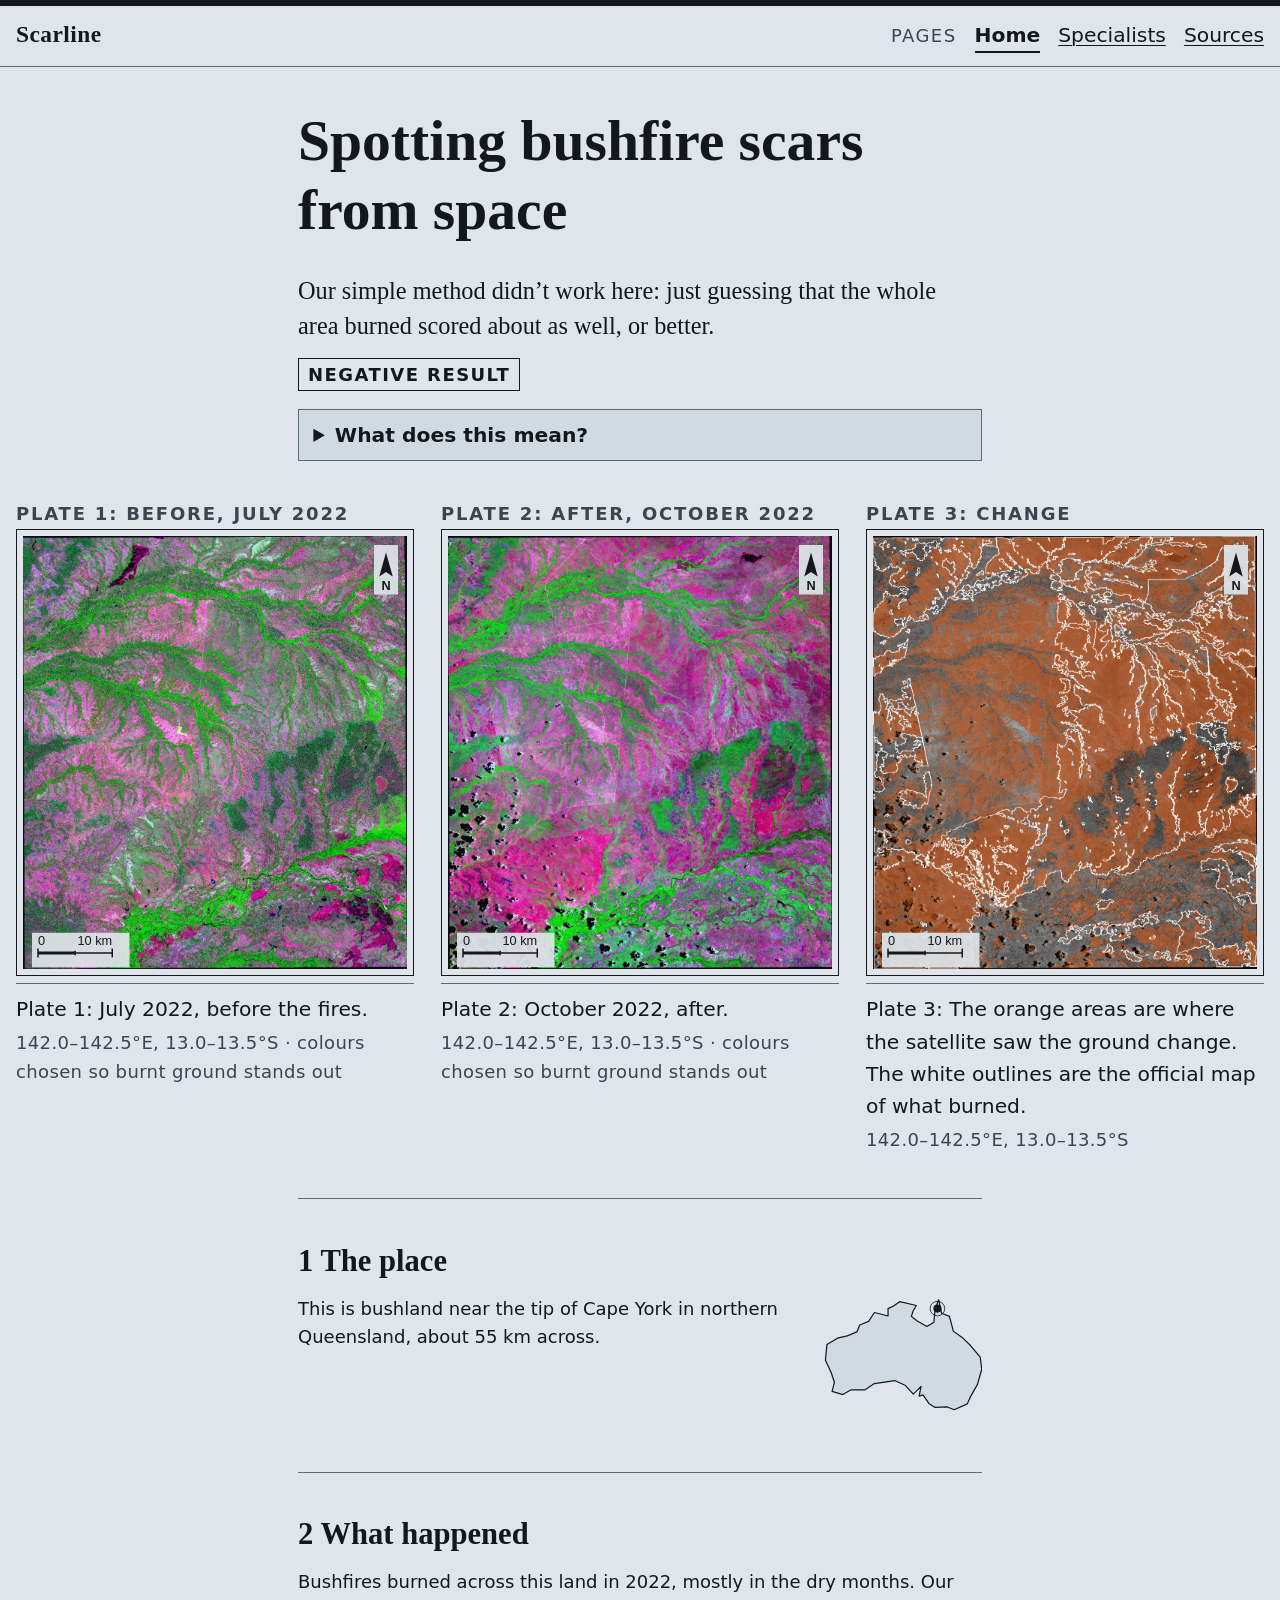
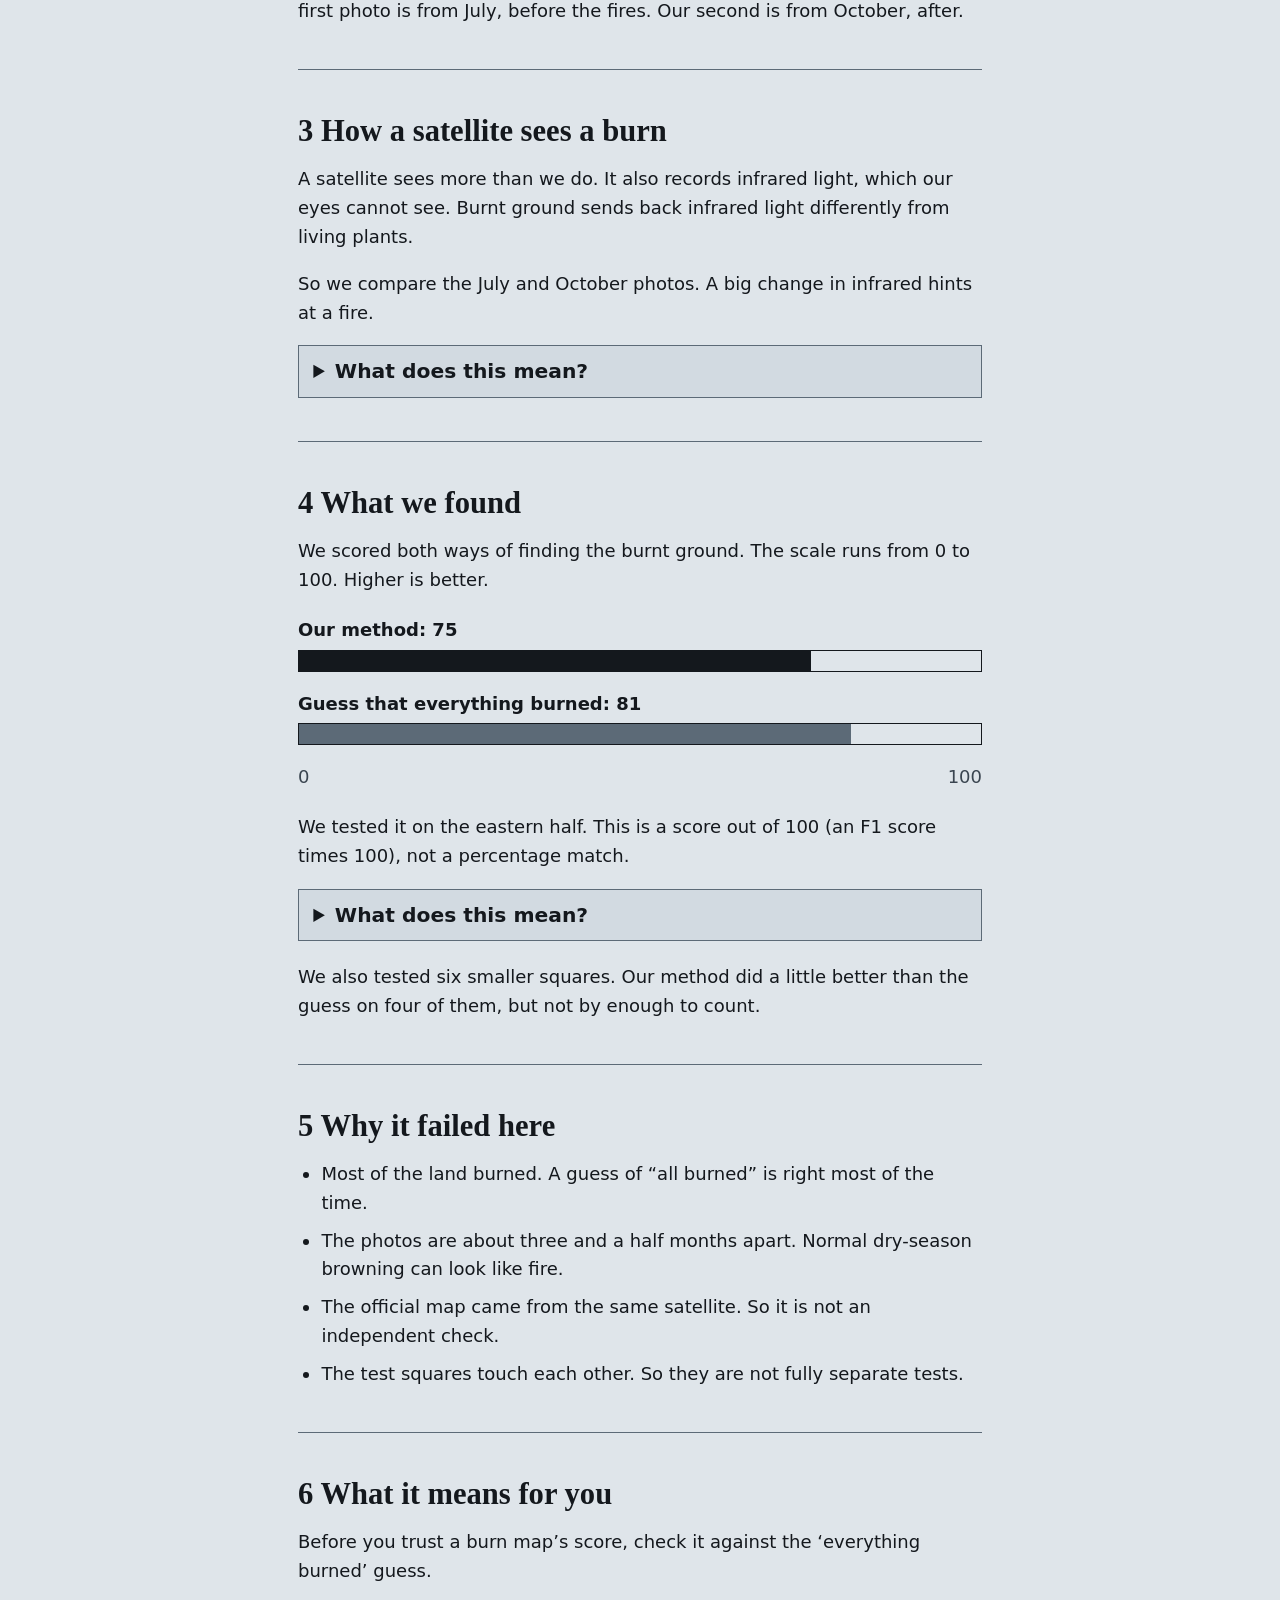
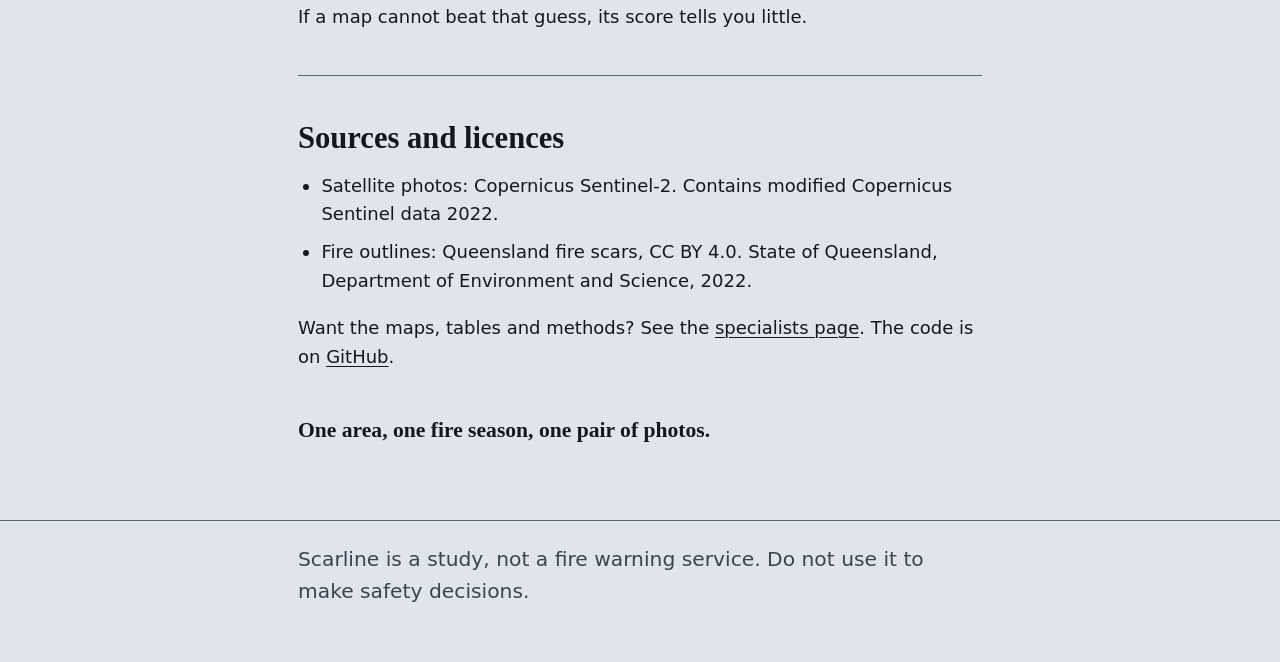
<file: docs/index.html>
<!doctype html>
<html lang="en">
<head>
<meta charset="utf-8">
<meta name="viewport" content="width=device-width, initial-scale=1">
<title>Scarline: spotting bushfire scars from space</title>
<meta name="description" content="Can a simple method spot bushfire scars in satellite photos? On Cape York it did not work. A plain-language look at why.">
<link rel="stylesheet" href="site.css">
<style>
.honest { font: 400 1.35rem/1.45 var(--head); margin: 0 0 .8rem; }
.pair-wrap { margin: 2.2rem auto 0; }
.flip { margin: 0 0 1rem; }
.plates { display: grid; gap: 1.5rem; }
.plate { margin: 0; }
.pic { position: relative; border: 1px solid var(--ink); padding: 6px; background: var(--paper); }
.pic img { display: block; width: 100%; height: auto; }
.ov { position: absolute; left: 6px; top: 6px; width: calc(100% - 12px); height: calc(100% - 12px); }
.plate figcaption { font-size: 1.125rem; padding-top: .5rem; border-top: 1px solid var(--rule); margin-top: .4rem; }
.grid { display: block; color: var(--ink-2); font-size: 1rem; margin-top: .2rem; letter-spacing: .02em; }
.flip { display: none; }
.js .flip { display: inline-block; }
@media (max-width: 899px) {
  .js .plates #plate1, .js .plates #plate2 { grid-area: 1 / 1; transition: opacity 150ms linear, visibility 150ms linear; }
  .js .plates #plate3 { grid-row: 2; }
  .js .plates[data-show="pre"] #plate2, .js .plates[data-show="post"] #plate1 { opacity: 0; visibility: hidden; }
}
@media (min-width: 900px) {
  .plates { grid-template-columns: repeat(3, 1fr); }
  .js .flip { display: none; }
}
@media (prefers-reduced-motion: reduce) { .plates .plate { transition: none !important; } }
.where { display: grid; grid-template-columns: 1fr 9rem; gap: 1.2rem; align-items: start; }
.where svg { width: 100%; height: auto; }
@media (max-width: 520px) { .where { grid-template-columns: 1fr; } .where svg { max-width: 9rem; } }
.bars { margin: 1.2rem 0; }
.bar-row { margin: 0 0 1rem; }
.bar-row p { margin: 0 0 .25rem; font-weight: 700; }
.track { position: relative; height: 22px; border: 1px solid var(--ink); background: var(--paper); }
.track i { position: absolute; inset: 0 auto 0 0; background: var(--ink); }
.track.guess i { background: var(--rule); }
.scale { display: flex; justify-content: space-between; font-size: 1rem; color: var(--ink-2); }
.close { font: 700 1.2rem/1.4 var(--head); margin-top: 2.4rem; }
</style>
</head>
<body>
<header class="frame"><div>
<a class="site" href="index.html">Scarline</a>
<nav aria-label="Pages"><span>Pages</span><a href="index.html" aria-current="page">Home</a><a href="specialists.html">Specialists</a><a href="#sources">Sources</a></nav>
</div></header>
<main>
<div class="col">
<h1>Spotting bushfire scars from space</h1>
<p class="honest">Our simple method didn&rsquo;t work here: just guessing that the whole area burned scored about as well, or better.</p>
<p><span class="tag">Negative result</span></p>
<details><summary>What does this mean?</summary>
<p>A negative result means a test did not give the answer we hoped for. We hoped our method would beat a lazy guess. It did not. That is still worth knowing.</p>
</details>
</div>

<div class="wide pair-wrap">
<button type="button" class="flip" id="flip" data-show="july">Showing July (before). Show October (after)</button>
<div class="plates" id="plates" data-show="pre">
<figure class="plate" id="plate1">
<p class="plate-no">Plate 1: Before, July 2022</p>
<div class="pic"><img src="data/map_pre.jpg" width="1024" height="1154" alt="Satellite picture of the area in July 2022, before the fires, in false colour.">
<svg class="ov" viewBox="0 0 1024 1154" aria-hidden="true" focusable="false">
<rect x="24" y="1058" width="260" height="92" fill="#dfe5ea" fill-opacity=".92"/>
<path d="M40 1112 H238 M40 1100 V1124 M139 1106 V1118 M238 1100 V1124" stroke="#14181d" stroke-width="4" fill="none"/>
<rect x="40" y="1108" width="99" height="8" fill="#14181d"/>
<text x="40" y="1090" font-size="34" fill="#14181d" font-family="Arial, sans-serif">0</text>
<text x="238" y="1090" font-size="34" fill="#14181d" font-family="Arial, sans-serif" text-anchor="end">10 km</text>
<rect x="936" y="24" width="64" height="132" fill="#dfe5ea" fill-opacity=".92"/>
<path d="M968 44 L986 108 L968 96 L950 108 Z" fill="#14181d"/>
<text x="968" y="144" font-size="34" font-weight="700" fill="#14181d" font-family="Arial, sans-serif" text-anchor="middle">N</text>
</svg></div>
<figcaption>Plate 1: July 2022, before the fires.<span class="grid">142.0&ndash;142.5&deg;E, 13.0&ndash;13.5&deg;S &middot; colours chosen so burnt ground stands out</span></figcaption>
</figure>
<figure class="plate" id="plate2">
<p class="plate-no">Plate 2: After, October 2022</p>
<div class="pic"><img src="data/map_post.jpg" width="1024" height="1154" alt="Satellite picture of the same area in October 2022, after the fires, in false colour.">
<svg class="ov" viewBox="0 0 1024 1154" aria-hidden="true" focusable="false">
<rect x="24" y="1058" width="260" height="92" fill="#dfe5ea" fill-opacity=".92"/>
<path d="M40 1112 H238 M40 1100 V1124 M139 1106 V1118 M238 1100 V1124" stroke="#14181d" stroke-width="4" fill="none"/>
<rect x="40" y="1108" width="99" height="8" fill="#14181d"/>
<text x="40" y="1090" font-size="34" fill="#14181d" font-family="Arial, sans-serif">0</text>
<text x="238" y="1090" font-size="34" fill="#14181d" font-family="Arial, sans-serif" text-anchor="end">10 km</text>
<rect x="936" y="24" width="64" height="132" fill="#dfe5ea" fill-opacity=".92"/>
<path d="M968 44 L986 108 L968 96 L950 108 Z" fill="#14181d"/>
<text x="968" y="144" font-size="34" font-weight="700" fill="#14181d" font-family="Arial, sans-serif" text-anchor="middle">N</text>
</svg></div>
<figcaption>Plate 2: October 2022, after.<span class="grid">142.0&ndash;142.5&deg;E, 13.0&ndash;13.5&deg;S &middot; colours chosen so burnt ground stands out</span></figcaption>
</figure>
<figure class="plate" id="plate3">
<p class="plate-no">Plate 3: Change</p>
<div class="pic"><img src="data/home_change.png" width="1024" height="1154" alt="Grey satellite picture with orange tint where the ground changed. White outlines mark the official burnt map. Most of the picture is orange.">
<svg class="ov" viewBox="0 0 1024 1154" aria-hidden="true" focusable="false">
<rect x="24" y="1058" width="260" height="92" fill="#dfe5ea" fill-opacity=".92"/>
<path d="M40 1112 H238 M40 1100 V1124 M139 1106 V1118 M238 1100 V1124" stroke="#14181d" stroke-width="4" fill="none"/>
<rect x="40" y="1108" width="99" height="8" fill="#14181d"/>
<text x="40" y="1090" font-size="34" fill="#14181d" font-family="Arial, sans-serif">0</text>
<text x="238" y="1090" font-size="34" fill="#14181d" font-family="Arial, sans-serif" text-anchor="end">10 km</text>
<rect x="936" y="24" width="64" height="132" fill="#dfe5ea" fill-opacity=".92"/>
<path d="M968 44 L986 108 L968 96 L950 108 Z" fill="#14181d"/>
<text x="968" y="144" font-size="34" font-weight="700" fill="#14181d" font-family="Arial, sans-serif" text-anchor="middle">N</text>
</svg></div>
<figcaption>Plate 3: The orange areas are where the satellite saw the ground change. The white outlines are the official map of what burned.<span class="grid">142.0&ndash;142.5&deg;E, 13.0&ndash;13.5&deg;S</span></figcaption>
</figure>
</div>
</div>

<div class="col">
<section>
<h2>1 The place</h2>
<div class="where">
<p>This is bushland near the tip of Cape York in northern Queensland, about 55 km across.</p>
<svg viewBox="0 0 200 166" role="img" aria-labelledby="aus-t"><title id="aus-t">Outline of Australia with a dot on Cape York, in the north east.</title>
<path d="M90.2 13.9 L98.4 8.2 L119.0 13.0 L115.2 19.2 L112.8 26.4 L120.0 32.2 L132.0 38.9 L140.6 33.6 L142.1 17.8 L146.4 5.8 L150.2 22.6 L159.8 26.4 L164.6 44.6 L177.1 53.8 L185.8 62.4 L197.8 76.8 L199.7 91.7 L194.4 110.4 L186.2 124.8 L181.9 134.4 L165.6 141.6 L157.4 138.2 L141.6 138.7 L134.4 133.9 L127.2 123.4 L122.4 124.8 L124.8 112.8 L115.2 122.4 L105.6 111.8 L92.2 105.6 L67.2 109.4 L55.7 117.1 L38.4 117.1 L28.3 122.9 L14.9 119.0 L17.8 108.0 L13.9 96.0 L6.7 80.6 L8.6 61.0 L21.6 53.3 L33.6 50.4 L45.6 45.6 L49.0 37.0 L60.0 32.6 L67.2 21.6 L84.0 25.9 L84.0 16.8 Z" fill="#d2dae1" stroke="#14181d" stroke-width="1.5" stroke-linejoin="round"/>
<circle cx="145" cy="16.8" r="5" fill="#14181d"/><circle cx="145" cy="16.8" r="9" fill="none" stroke="#14181d" stroke-width="1"/>
</svg>
</div>
</section>

<section>
<h2>2 What happened</h2>
<p>Bushfires burned across this land in 2022, mostly in the dry months. Our first photo is from July, before the fires. Our second is from October, after.</p>
</section>

<section>
<h2>3 How a satellite sees a burn</h2>
<p>A satellite sees more than we do. It also records infrared light, which our eyes cannot see. Burnt ground sends back infrared light differently from living plants.</p>
<p>So we compare the July and October photos. A big change in infrared hints at a fire.</p>
<details><summary>What does this mean?</summary>
<p>Healthy leaves bounce back a lot of one kind of infrared, called near infrared. Burnt ground bounces back less of it. It bounces back more of a second kind, called shortwave infrared.</p>
<p>Experts mix the two into one number called dNBR. A bigger dNBR means more change.</p>
</details>
</section>

<section>
<h2>4 What we found</h2>
<p>We scored both ways of finding the burnt ground. The scale runs from 0 to 100. Higher is better.</p>
<div class="bars">
<div class="bar-row"><p>Our method: 75</p><div class="track" role="img" aria-label="Our method scored 75 out of 100"><i style="width:75%"></i></div></div>
<div class="bar-row"><p>Guess that everything burned: 81</p><div class="track guess" role="img" aria-label="The everything-burned guess scored 81 out of 100"><i style="width:81%"></i></div></div>
<div class="scale" aria-hidden="true"><span>0</span><span>100</span></div>
</div>
<p>We tested it on the eastern half. This is a score out of 100 (an F1 score times 100), not a percentage match.</p>
<details><summary>What does this mean?</summary>
<p>An F1 score checks two things at once. How much of the burnt ground did we find? And how little did we mark by mistake? A perfect score is 100.</p>
</details>
<p>We also tested six smaller squares. Our method did a little better than the guess on four of them, but not by enough to count.</p>
</section>

<section>
<h2>5 Why it failed here</h2>
<ul>
<li>Most of the land burned. A guess of &ldquo;all burned&rdquo; is right most of the time.</li>
<li>The photos are about three and a half months apart. Normal dry-season browning can look like fire.</li>
<li>The official map came from the same satellite. So it is not an independent check.</li>
<li>The test squares touch each other. So they are not fully separate tests.</li>
</ul>
</section>

<section>
<h2>6 What it means for you</h2>
<p>Before you trust a burn map&rsquo;s score, check it against the &lsquo;everything burned&rsquo; guess.</p>
<p>If a map cannot beat that guess, its score tells you little.</p>
</section>

<section id="sources">
<h2>Sources and licences</h2>
<ul>
<li>Satellite photos: Copernicus Sentinel-2. Contains modified Copernicus Sentinel data 2022.</li>
<li>Fire outlines: Queensland fire scars, CC BY 4.0. State of Queensland, Department of Environment and Science, 2022.</li>
</ul>
<p>Want the maps, tables and methods? See the <a href="specialists.html">specialists page</a>. The code is on <a href="https://github.com/justinthe/scarline">GitHub</a>.</p>
<p class="close">One area, one fire season, one pair of photos.</p>
</section>
</div>
</main>
<footer><p class="small">Scarline is a study, not a fire warning service. Do not use it to make safety decisions.</p></footer>
<script>
(function () {
  var d = document.documentElement, b = document.getElementById("flip"), p = document.getElementById("plates");
  d.className += " js";
  b.addEventListener("click", function () {
    var on = b.getAttribute("data-show") !== "october";
    b.setAttribute("data-show", on ? "october" : "july");
    p.setAttribute("data-show", on ? "post" : "pre");
    b.textContent = on ? "Showing October (after). Show July (before)" : "Showing July (before). Show October (after)";
  });
})();
</script>
</body>
</html>
</file>
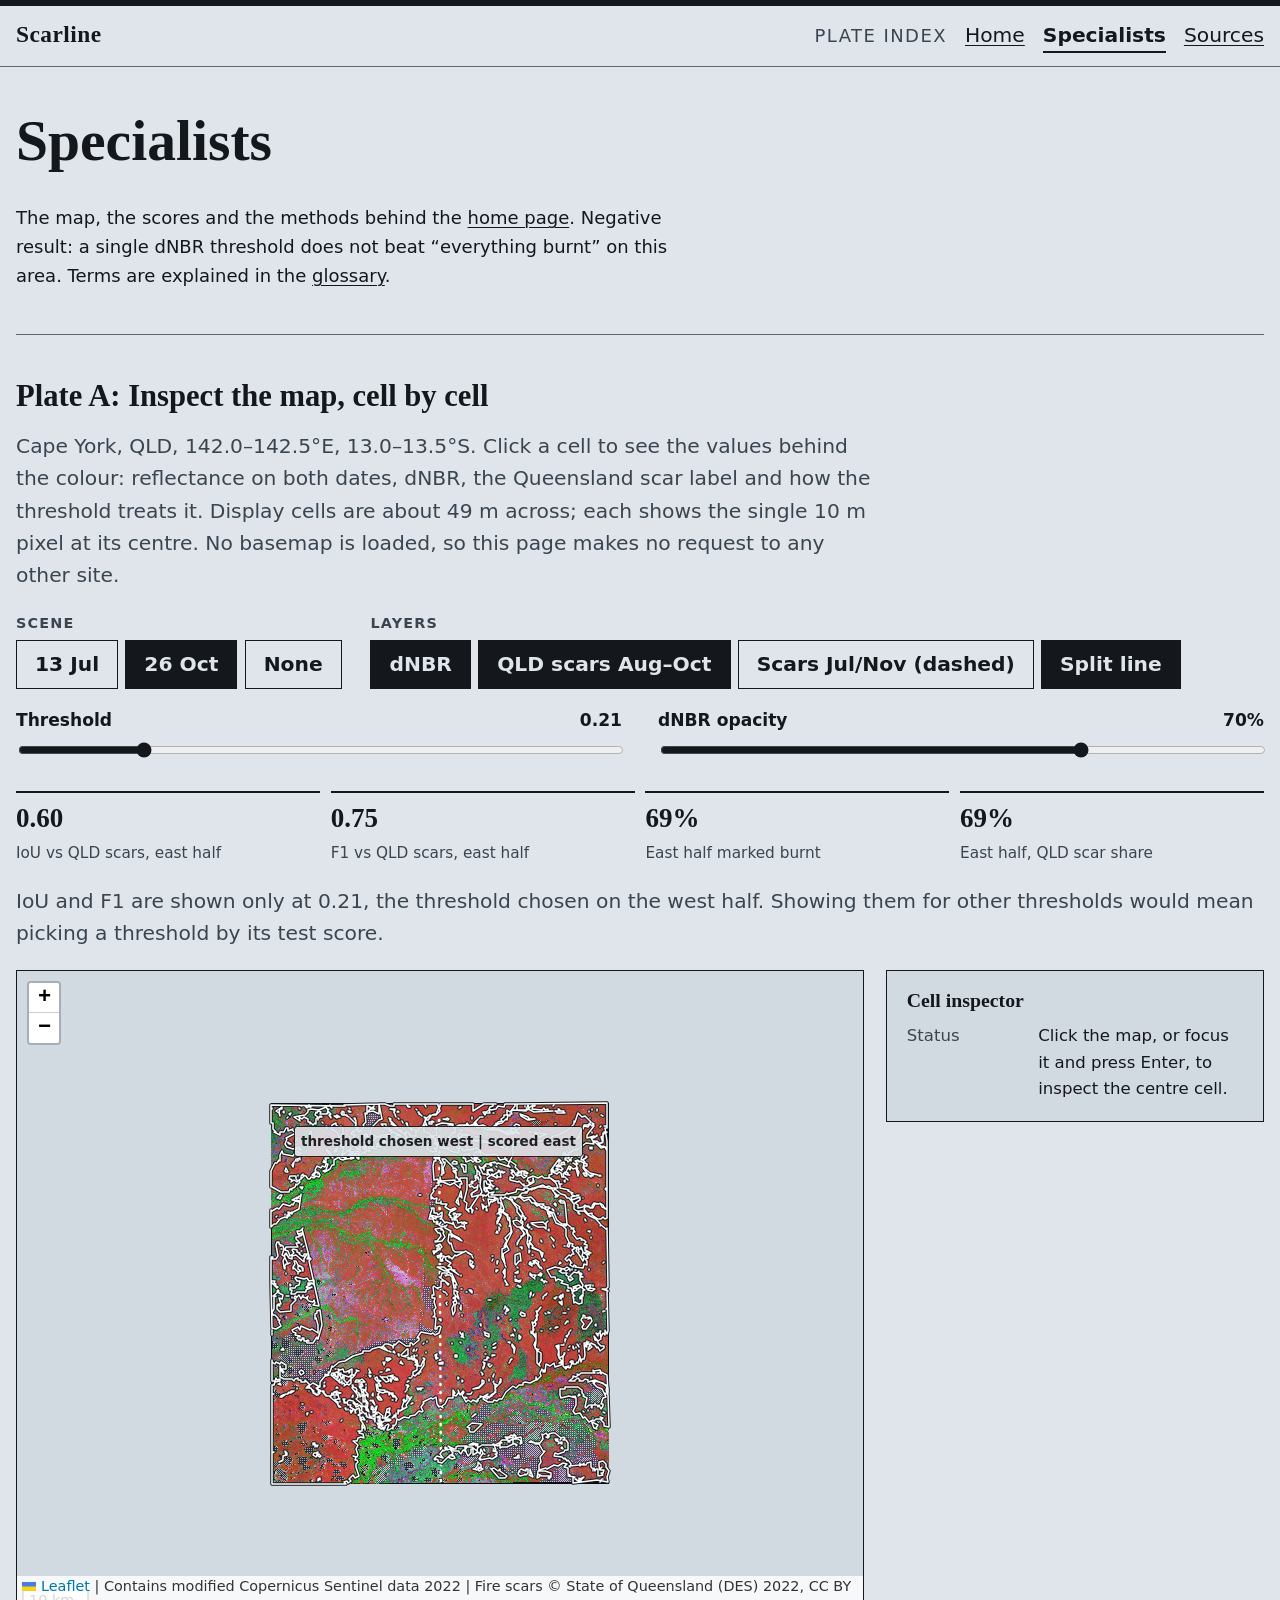
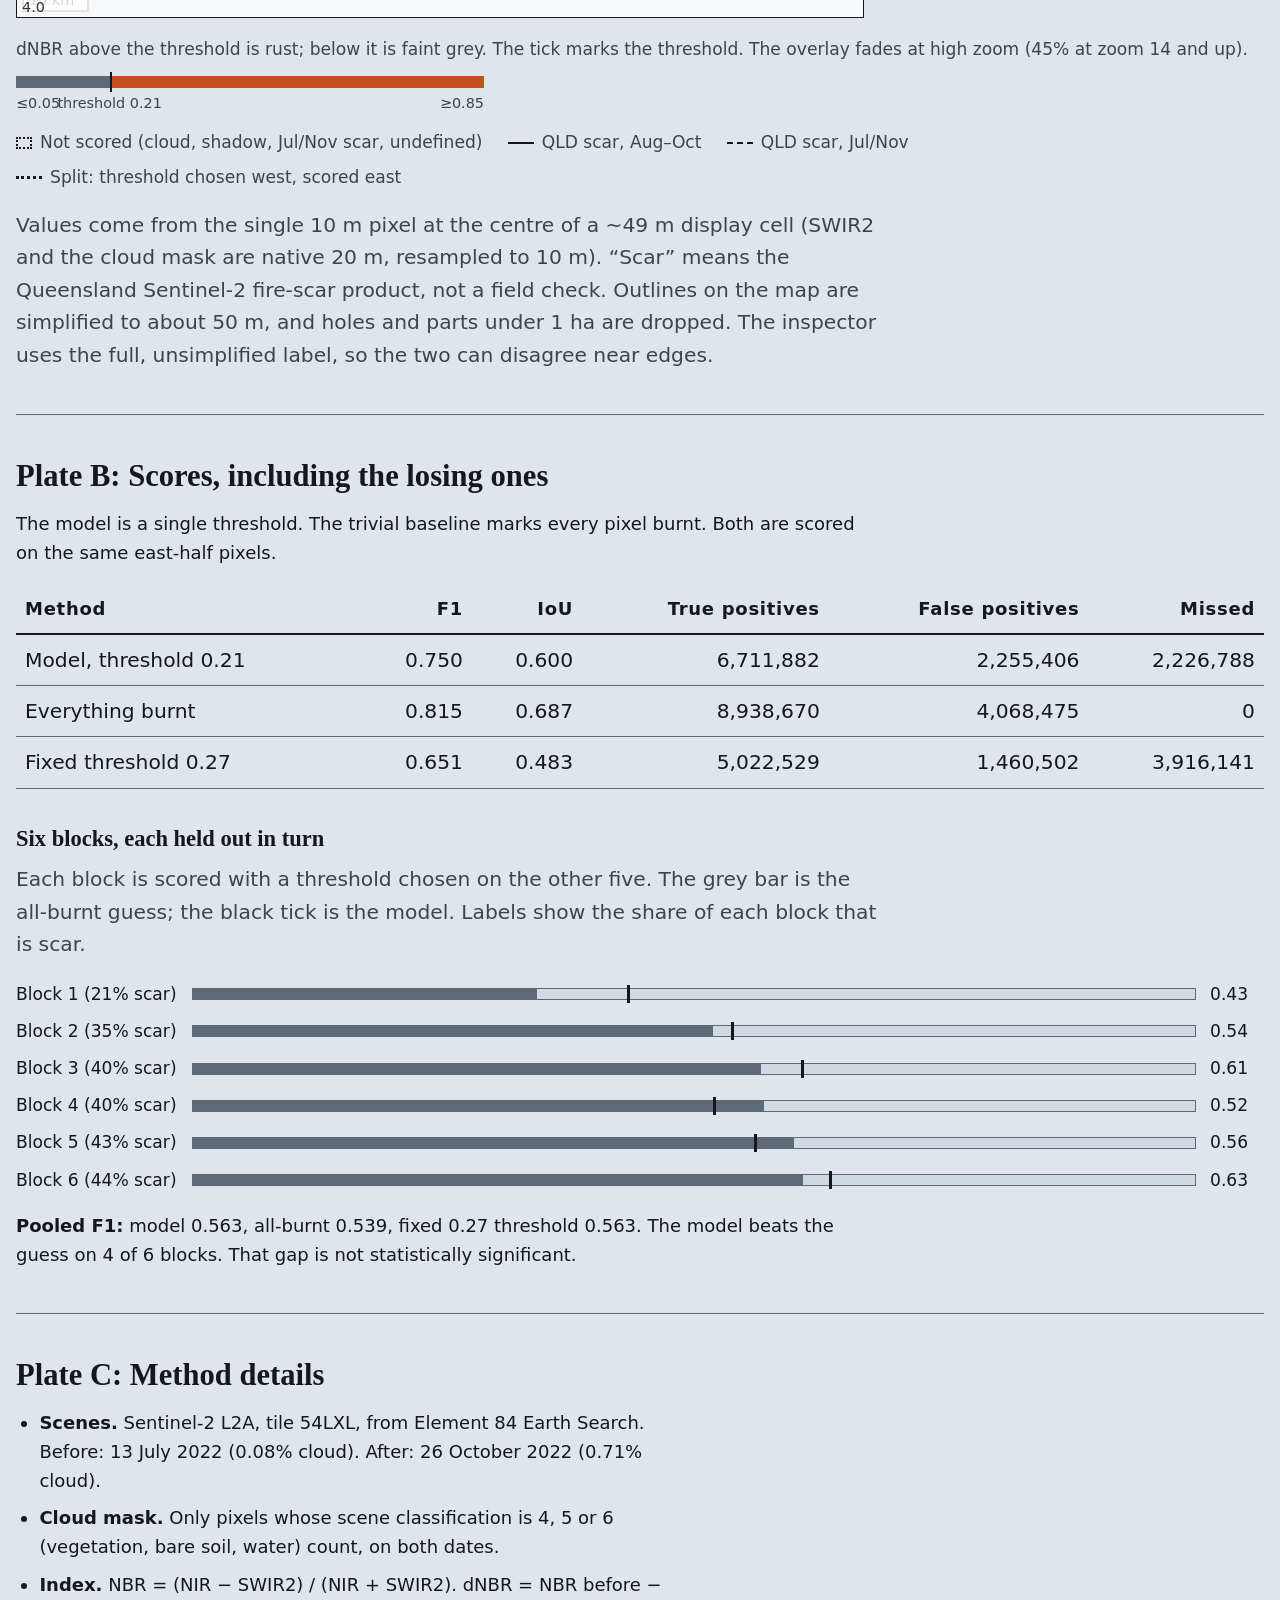
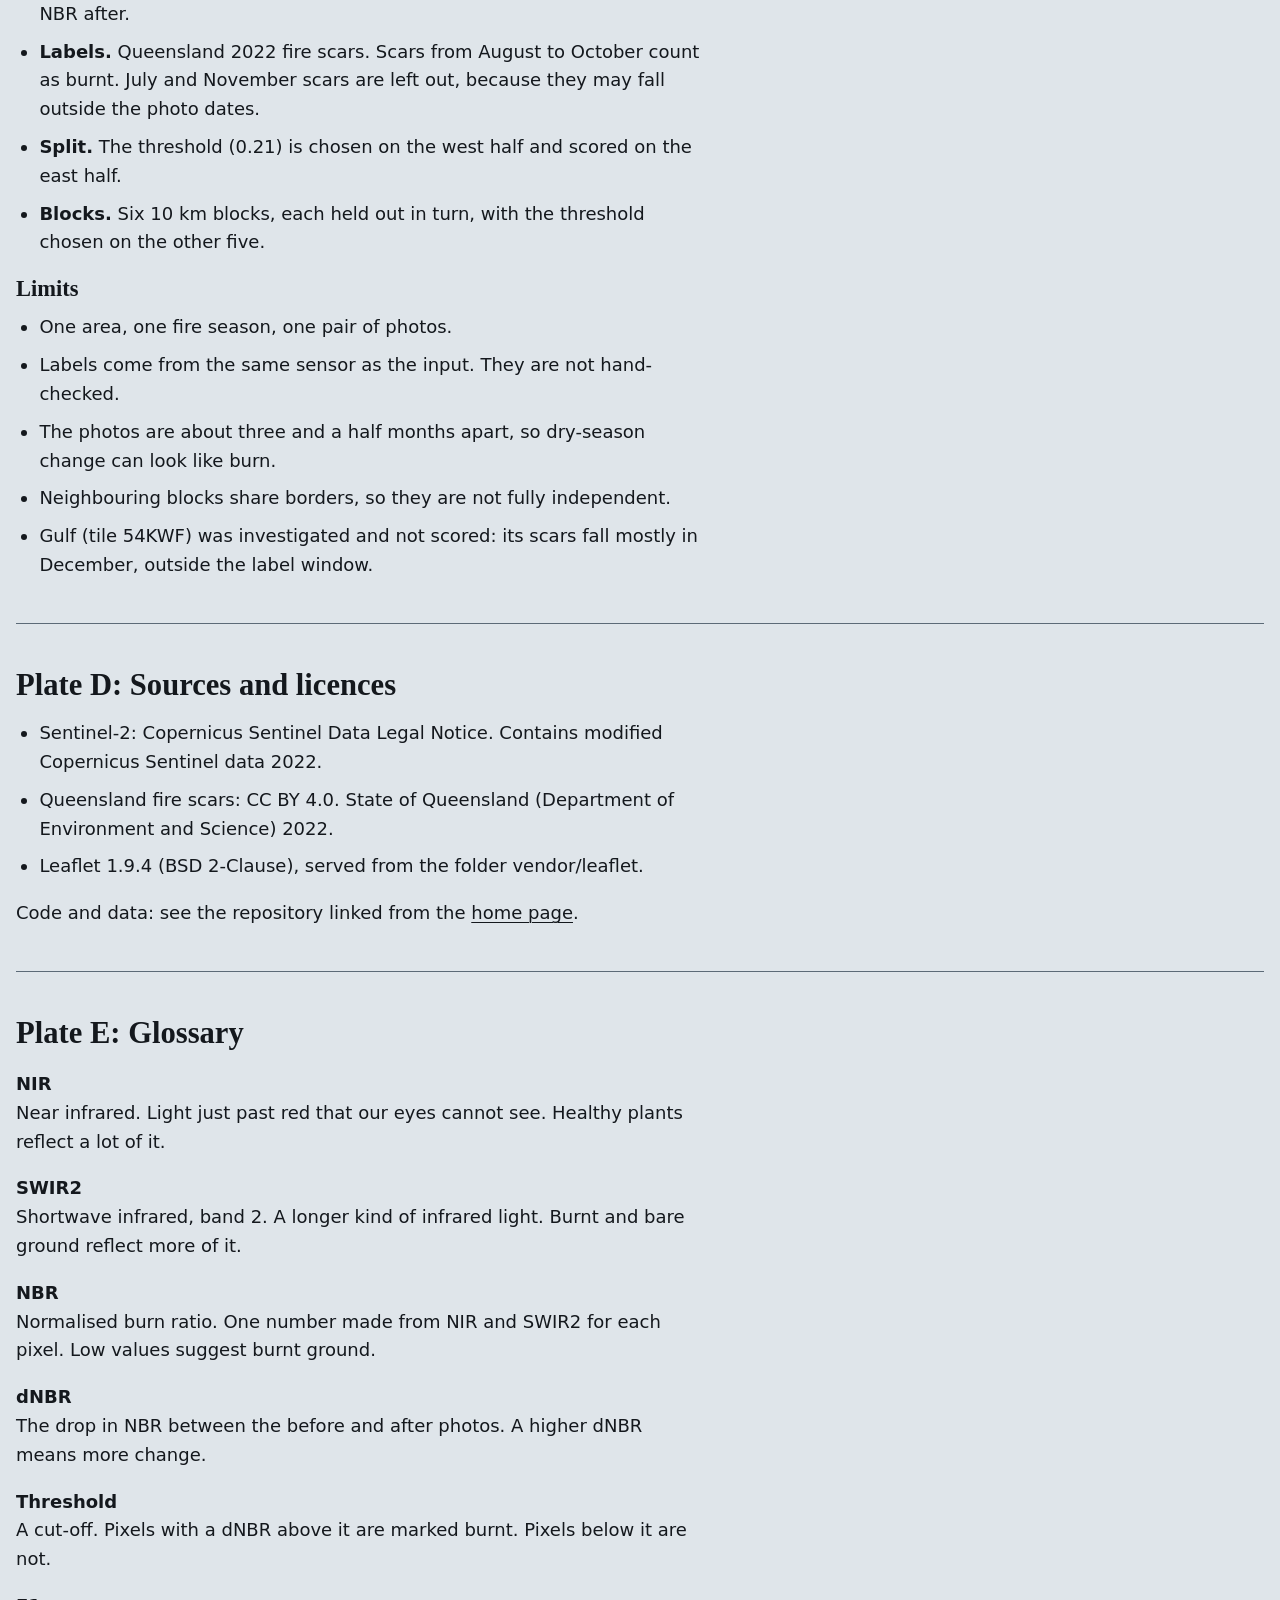
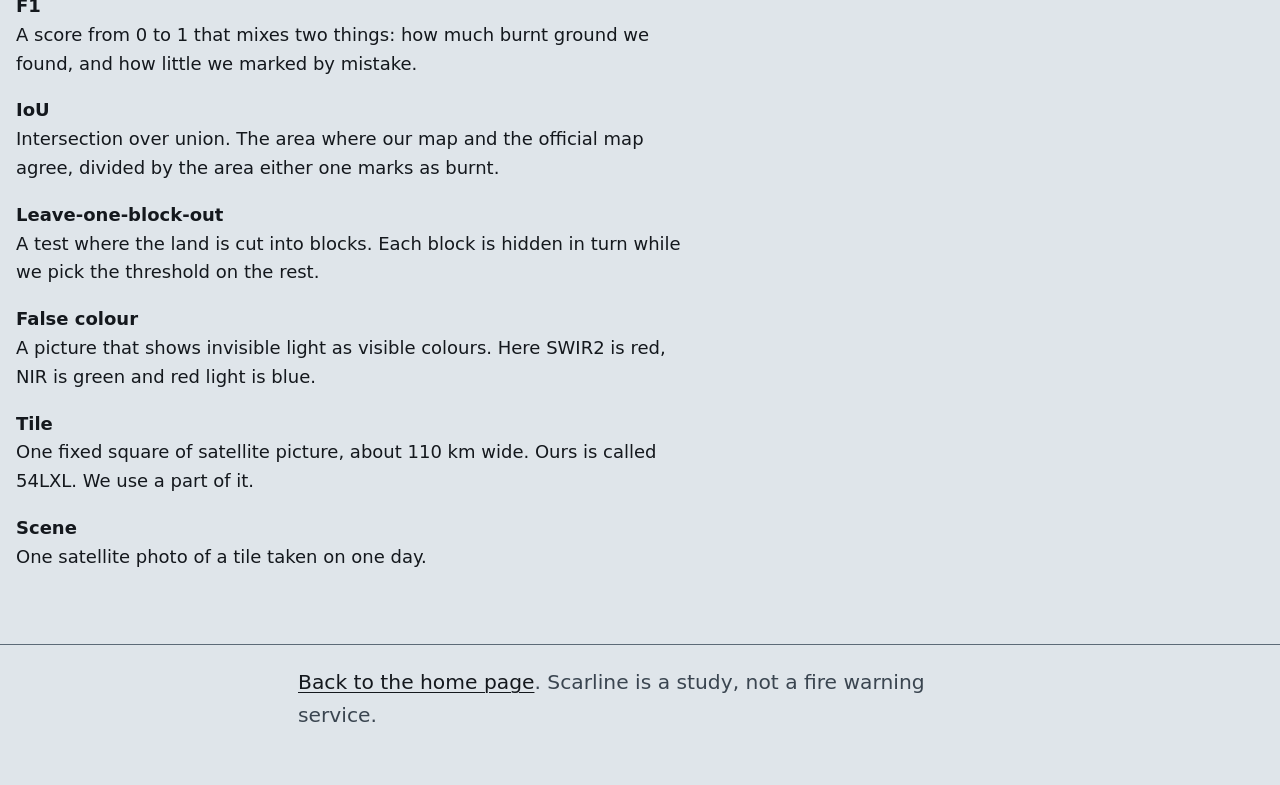
<file: docs/specialists.html>
<!doctype html>
<html lang="en">
<head>
<meta charset="utf-8">
<meta name="viewport" content="width=device-width, initial-scale=1">
<title>Scarline: specialists</title>
<meta name="description" content="Interactive map, threshold slider, scores and methods for the Scarline Cape York burn-scar test.">
<link rel="stylesheet" href="vendor/leaflet/leaflet.css">
<link rel="stylesheet" href="site.css">
<script defer src="vendor/leaflet/leaflet.js"></script>
<style>
.leaflet-image-layer { image-rendering: pixelated; }
.mgroups { display: flex; flex-wrap: wrap; gap: .8rem 1.6rem; margin: 1rem 0; }
.btns { display: inline-flex; flex-wrap: wrap; gap: .4rem; }
.glabel { display: block; margin-bottom: .3rem; font-weight: 700; font-size: .8rem; color: var(--ink-2); letter-spacing: .08em; text-transform: uppercase; }
.mctl { display: grid; grid-template-columns: repeat(auto-fit, minmax(14rem, 1fr)); gap: 1rem 2rem; margin-bottom: 1rem; }
.dial label { display: flex; justify-content: space-between; font-weight: 700; font-size: .95rem; }
.dial input[type=range] { width: 100%; accent-color: var(--ink); height: 28px; }
.readout { display: grid; grid-template-columns: repeat(4, 1fr); gap: .6rem; margin: .5rem 0 1rem; }
.readout div { border-top: 2px solid var(--ink); padding-top: .4rem; }
.readout span { display: block; font: 700 1.5rem/1.4 var(--head); font-variant-numeric: tabular-nums; }
.readout small { color: var(--ink-2); font-size: .85rem; }
.mapgrid { display: grid; grid-template-columns: minmax(0, 1fr) 21rem; gap: 1.2rem; align-items: start; }
.mapwrap { position: relative; }
#lmap { height: min(72vh, 680px); min-height: 380px; border: 1px solid var(--ink); background: var(--paper-2); }
.leaflet-container { font: 500 .8rem/1.4 var(--body); }
.leaflet-tooltip.splitlabel { background: var(--paper); color: var(--ink); border: 1px solid var(--ink); font: 700 .75rem/1.3 var(--body); box-shadow: none; }
.leaflet-tooltip.splitlabel::before { display: none; }
.xhair { display: none; position: absolute; left: 50%; top: 50%; width: 22px; height: 22px; margin: -11px 0 0 -11px; pointer-events: none; z-index: 500; border: 2px solid #fff; outline: 1px solid var(--ink); border-radius: 50%; }
.mapwrap.kbd .xhair { display: block; }
.mapmsg { padding: 1rem; }
#inspect { border: 1px solid var(--ink); padding: 1rem 1.1rem; background: var(--paper-2); font-size: .92rem; }
#inspect h3 { font-size: 1.1rem; margin: 0 0 .6rem; }
#inspect dl { margin: 0; display: grid; grid-template-columns: 6.6rem minmax(0, 1fr); gap: .4rem .7rem; }
#inspect dt { color: var(--ink-2); }
#inspect dd { margin: 0; font-variant-numeric: tabular-nums; overflow-wrap: anywhere; }
.mlegend { display: grid; gap: .5rem; margin-top: 1rem; font-size: .95rem; color: var(--ink-2); }
.mramp { position: relative; display: flex; height: 12px; margin: .2rem 0 1.8rem; max-width: 26rem; }
.mramp b { background: var(--rule); }
.mramp b.hi { flex: 1; background: var(--rust); }
.mramp i { position: absolute; top: -4px; bottom: -4px; width: 2px; background: var(--ink); }
.mramp span { position: absolute; top: 16px; font-size: .8rem; white-space: nowrap; transform: translateX(-50%); }
.mramp span:first-of-type { transform: none; }
.mramp span:last-of-type { transform: translateX(-100%); }
.lkeys { display: flex; flex-wrap: wrap; gap: .4rem 1.4rem; }
.lkeys span { display: inline-flex; align-items: center; gap: .45rem; }
.sw { display: inline-block; width: 26px; height: 0; border-top: 2px solid var(--ink); }
.sw.dash { border-top-style: dashed; }
.sw.dot { border-top-style: dotted; border-top-width: 3px; }
.sw.box { height: 12px; width: 16px; border: 2px dotted var(--ink); }
.blocks { display: grid; gap: .55rem; margin: 1rem 0; }
.blockrow { display: grid; grid-template-columns: 9rem 1fr 3rem; gap: .8rem; align-items: center; font-size: .95rem; }
.bar { position: relative; height: 12px; background: var(--paper-2); border: 1px solid var(--rule); }
.bar i { position: absolute; left: 0; top: 0; bottom: 0; background: var(--rule); }
.bar b { position: absolute; top: -4px; bottom: -4px; width: 3px; background: var(--ink); }
@media (max-width: 900px) { .mapgrid { grid-template-columns: minmax(0, 1fr); } }
@media (max-width: 640px) { .readout { grid-template-columns: repeat(2, 1fr); } .blockrow { grid-template-columns: 6rem 1fr 3rem; } #lmap { height: 62vh; } }
</style>
</head>
<body>
<header class="frame"><div>
<a class="site" href="index.html">Scarline</a>
<nav aria-label="Plate index"><span>Plate index</span><a href="index.html">Home</a><a href="specialists.html" aria-current="page">Specialists</a><a href="index.html#sources">Sources</a></nav>
</div></header>
<main class="wide">
<div class="col" style="margin-left:0">
<h1>Specialists</h1>
<p>The map, the scores and the methods behind the <a href="index.html">home page</a>. Negative result: a single dNBR threshold does not beat &ldquo;everything burnt&rdquo; on this area. Terms are explained in the <a href="#glossary">glossary</a>.</p>
</div>

<section id="map">
<h2>Plate A: Inspect the map, cell by cell</h2>
<p class="small" style="max-width:48rem">Cape York, QLD, 142.0&ndash;142.5&deg;E, 13.0&ndash;13.5&deg;S. Click a cell to see the values behind the colour: reflectance on both dates, dNBR, the Queensland scar label and how the threshold treats it. Display cells are about 49 m across; each shows the single 10 m pixel at its centre. No basemap is loaded, so this page makes no request to any other site.</p>
<div class="mgroups">
<div><span class="glabel" id="gScene">Scene</span>
<div class="btns" role="group" aria-labelledby="gScene">
<button type="button" data-mscene="pre" aria-pressed="false">13 Jul</button>
<button type="button" data-mscene="post" aria-pressed="true">26 Oct</button>
<button type="button" data-mscene="none" aria-pressed="false">None</button>
</div></div>
<div><span class="glabel" id="gLayers">Layers</span>
<div class="btns" role="group" aria-labelledby="gLayers">
<button type="button" data-mlayer="dnbr" aria-pressed="true">dNBR</button>
<button type="button" data-mlayer="truth" aria-pressed="true">QLD scars Aug&ndash;Oct</button>
<button type="button" data-mlayer="amb" aria-pressed="false">Scars Jul/Nov (dashed)</button>
<button type="button" data-mlayer="split" aria-pressed="true">Split line</button>
</div></div>
</div>
<div class="mctl">
<div class="dial"><label for="thr"><span>Threshold</span><span id="mThrVal">0.21</span></label>
<input id="thr" type="range" min="0.05" max="0.85" step="0.01" value="0.21"></div>
<div class="dial"><label for="mOp"><span>dNBR opacity</span><span id="mOpVal">70%</span></label>
<input id="mOp" type="range" min="0" max="1" step="0.05" value="0.7"></div>
</div>
<div class="readout" aria-live="polite">
<div><span id="rIoU">&ndash;</span><small>IoU vs QLD scars, east half</small></div>
<div><span id="rF1">&ndash;</span><small>F1 vs QLD scars, east half</small></div>
<div><span id="rBurnt">&ndash;</span><small>East half marked burnt</small></div>
<div><span id="rScar">&ndash;</span><small>East half, QLD scar share</small></div>
</div>
<p class="small">IoU and F1 are shown only at 0.21, the threshold chosen on the west half. Showing them for other thresholds would mean picking a threshold by its test score.</p>
<div class="mapgrid">
<div class="mapwrap">
<div id="lmap" role="region" aria-label="Map of Cape York burn scars. Arrow keys pan, plus and minus zoom, Enter inspects the cell at the centre."><div class="mapmsg" id="mapmsg">The map loads as you scroll to it. It needs JavaScript.</div></div>
<div class="xhair" aria-hidden="true"></div>
</div>
<div id="inspect">
<h3>Cell inspector</h3>
<p id="inspectStatus" class="small" aria-live="polite" style="margin:0 0 .6rem"></p>
<dl id="inspectDl"><dt>Status</dt><dd>Click the map, or focus it and press Enter, to inspect the centre cell.</dd></dl>
</div>
</div>
<div class="mlegend" role="group" aria-label="Map legend">
<div>dNBR above the threshold is rust; below it is faint grey. The tick marks the threshold. The overlay fades at high zoom (45% at zoom 14 and up).</div>
<div class="mramp" aria-hidden="true"><b id="mLo"></b><b class="hi"></b><i id="mTick"></i><span style="left:0">&le;0.05</span><span id="mTickLab"></span><span style="left:100%">&ge;0.85</span></div>
<div class="lkeys">
<span><i class="sw box"></i>Not scored (cloud, shadow, Jul/Nov scar, undefined)</span>
<span><i class="sw"></i>QLD scar, Aug&ndash;Oct</span>
<span><i class="sw dash"></i>QLD scar, Jul/Nov</span>
<span><i class="sw dot"></i>Split: threshold chosen west, scored east</span>
</div>
</div>
<p class="small" style="max-width:48rem;margin-top:1rem">Values come from the single 10 m pixel at the centre of a ~49 m display cell (SWIR2 and the cloud mask are native 20 m, resampled to 10 m). &ldquo;Scar&rdquo; means the Queensland Sentinel-2 fire-scar product, not a field check. Outlines on the map are simplified to about 50 m, and holes and parts under 1 ha are dropped. The inspector uses the full, unsimplified label, so the two can disagree near edges.</p>
<noscript><p class="small">The interactive map needs JavaScript. The scores below are filled in by JavaScript too.</p></noscript>
</section>

<section id="results">
<h2>Plate B: Scores, including the losing ones</h2>
<p style="max-width:48rem">The model is a single threshold. The trivial baseline marks every pixel burnt. Both are scored on the same east-half pixels.</p>
<div style="overflow-x:auto"><table>
<thead><tr><th scope="col">Method</th><th scope="col">F1</th><th scope="col">IoU</th><th scope="col">True positives</th><th scope="col">False positives</th><th scope="col">Missed</th></tr></thead>
<tbody id="resTable"></tbody>
</table></div>
<h3 style="margin-top:2rem">Six blocks, each held out in turn</h3>
<p class="small" style="max-width:48rem">Each block is scored with a threshold chosen on the other five. The grey bar is the all-burnt guess; the black tick is the model. Labels show the share of each block that is scar.</p>
<div class="blocks" id="blocks"></div>
<p style="max-width:48rem"><b>Pooled F1:</b> model <span id="pooledM"></span>, all-burnt <span id="pooledA"></span>, fixed 0.27 threshold <span id="pooled27"></span>. The model beats the guess on 4 of 6 blocks. That gap is not statistically significant.</p>
</section>

<section id="method">
<h2>Plate C: Method details</h2>
<div class="col" style="margin-left:0">
<ul>
<li><b>Scenes.</b> Sentinel-2 L2A, tile 54LXL, from Element 84 Earth Search. Before: 13 July 2022 (0.08% cloud). After: 26 October 2022 (0.71% cloud).</li>
<li><b>Cloud mask.</b> Only pixels whose scene classification is 4, 5 or 6 (vegetation, bare soil, water) count, on both dates.</li>
<li><b>Index.</b> NBR = (NIR &minus; SWIR2) / (NIR + SWIR2). dNBR = NBR before &minus; NBR after.</li>
<li><b>Labels.</b> Queensland 2022 fire scars. Scars from August to October count as burnt. July and November scars are left out, because they may fall outside the photo dates.</li>
<li><b>Split.</b> The threshold (0.21) is chosen on the west half and scored on the east half.</li>
<li><b>Blocks.</b> Six 10 km blocks, each held out in turn, with the threshold chosen on the other five.</li>
</ul>
<h3>Limits</h3>
<ul>
<li>One area, one fire season, one pair of photos.</li>
<li>Labels come from the same sensor as the input. They are not hand-checked.</li>
<li>The photos are about three and a half months apart, so dry-season change can look like burn.</li>
<li>Neighbouring blocks share borders, so they are not fully independent.</li>
<li>Gulf (tile 54KWF) was investigated and not scored: its scars fall mostly in December, outside the label window.</li>
</ul>
</div>
</section>

<section id="sources">
<h2>Plate D: Sources and licences</h2>
<div class="col" style="margin-left:0">
<ul>
<li>Sentinel-2: Copernicus Sentinel Data Legal Notice. Contains modified Copernicus Sentinel data 2022.</li>
<li>Queensland fire scars: CC BY 4.0. State of Queensland (Department of Environment and Science) 2022.</li>
<li>Leaflet 1.9.4 (BSD 2-Clause), served from the folder vendor/leaflet.</li>
</ul>
<p>Code and data: see the repository linked from the <a href="index.html#sources">home page</a>.</p>
</div>
</section>

<section id="glossary">
<h2>Plate E: Glossary</h2>
<div class="col" style="margin-left:0">
<dl class="glossary">
<dt>NIR</dt><dd>Near infrared. Light just past red that our eyes cannot see. Healthy plants reflect a lot of it.</dd>
<dt>SWIR2</dt><dd>Shortwave infrared, band 2. A longer kind of infrared light. Burnt and bare ground reflect more of it.</dd>
<dt>NBR</dt><dd>Normalised burn ratio. One number made from NIR and SWIR2 for each pixel. Low values suggest burnt ground.</dd>
<dt>dNBR</dt><dd>The drop in NBR between the before and after photos. A higher dNBR means more change.</dd>
<dt>Threshold</dt><dd>A cut-off. Pixels with a dNBR above it are marked burnt. Pixels below it are not.</dd>
<dt>F1</dt><dd>A score from 0 to 1 that mixes two things: how much burnt ground we found, and how little we marked by mistake.</dd>
<dt>IoU</dt><dd>Intersection over union. The area where our map and the official map agree, divided by the area either one marks as burnt.</dd>
<dt>Leave-one-block-out</dt><dd>A test where the land is cut into blocks. Each block is hidden in turn while we pick the threshold on the rest.</dd>
<dt>False colour</dt><dd>A picture that shows invisible light as visible colours. Here SWIR2 is red, NIR is green and red light is blue.</dd>
<dt>Tile</dt><dd>One fixed square of satellite picture, about 110 km wide. Ours is called 54LXL. We use a part of it.</dd>
<dt>Scene</dt><dd>One satellite photo of a tile taken on one day.</dd>
</dl>
</div>
</section>
</main>
<footer><p class="small"><a href="index.html">Back to the home page</a>. Scarline is a study, not a fire warning service.</p></footer>
<script type="module">
// Specialists page: map, cell inspector, scores. Only local files (Leaflet is in vendor/leaflet/).
const $ = (id) => document.getElementById(id);
const reduce = matchMedia("(prefers-reduced-motion: reduce)").matches;
const D = "data/";
const REC = 18, T0 = 0.05, TSTEP = 0.01;
const R = 6378137;
const merc = (lat, lon) => ({ x: R * lon * Math.PI / 180, y: R * Math.log(Math.tan(Math.PI / 4 + lat * Math.PI / 360)) }); // same as L.CRS.EPSG3857.project
const unmerc = (x, y) => ({ lat: (2 * Math.atan(Math.exp(y / R)) - Math.PI / 2) * 180 / Math.PI, lon: x / R * 180 / Math.PI });

// ---------- data ----------
let metaP = null, kP = null, whole = null;
const getMeta = () => (metaP ??= fetch(D + "map_meta.json").then((r) => { if (!r.ok) throw new Error("meta"); return r.json(); }));
const getK = () => (kP ??= (async () => {  // map_k.png: R = k, G = flags low byte, decoded without colour conversion
  const blob = await (await fetch(D + "map_k.png")).blob();
  const bmp = await createImageBitmap(blob, { colorSpaceConversion: "none", premultiplyAlpha: "none" });
  const c = document.createElement("canvas"); c.width = bmp.width; c.height = bmp.height;
  const g = c.getContext("2d", { willReadFrequently: true }); g.drawImage(bmp, 0, 0);
  return g.getImageData(0, 0, c.width, c.height).data;
})());
async function record(o) {
  if (whole) return new DataView(await whole, o, REC);
  const r = await fetch(D + "inspect.bin", { headers: { Range: `bytes=${o}-${o + REC - 1}` } });
  if (!r.ok) throw new Error("inspect.bin HTTP " + r.status);
  if (r.status === 206) {
    const b = await r.arrayBuffer();
    if (b.byteLength !== REC) throw new Error("inspect.bin range length");
    return new DataView(b);
  }
  whole = r.arrayBuffer().catch((e) => { whole = null; throw e; });  // server ignored Range: cache the Promise so later clicks share it and a failure can retry; concurrent clicks before this first response each start their own download
  return new DataView(await whole, o, REC);
}

const thrNow = () => Number($("thr").value);
const kIndex = (t) => Math.round((t - T0) / TSTEP);

// ---------- inspect ----------
const f = (v, d) => v.toFixed(d);
function view(b, t) {
  // everything below follows baseline.py: rho = DN*0.0001; NBR = (nir-swir2)/(nir+swir2); dNBR = NBR_pre - NBR_post
  const o = { inside: true, lat: b.lat, lon: b.lon, col: b.col, row: b.row, srcRow: b.v[0], srcCol: b.v[1], threshold: t };
  const fl = b.v[8] & 255, sc = b.scale;  // flags low byte; high byte is k
  o.zero = b.v.slice(2, 8).some((x) => !x);  // DN 0 = no data: reflectance and NBR not meaningful
  o.half = o.srcCol < b.splitCol ? "west" : "east";
  o.reflectance = {
    pre: { red: b.v[2] * sc, nir: b.v[3] * sc, swir22: b.v[4] * sc },
    post: { red: b.v[5] * sc, nir: b.v[6] * sc, swir22: b.v[7] * sc },
  };
  o.scored = !!(fl & 1);
  const truth = !!(fl & 2), amb = !!(fl & 4);
  o.scar = truth && amb ? "yes (Aug–Oct), also in a Jul/Nov scar: excluded" : truth ? "yes (Aug–Oct)" : amb ? "excluded (Jul or Nov)" : "no";
  const why = [];
  if (!(fl & 8)) why.push("cloud, shadow or other SCL class on 13 Jul");
  if (!(fl & 16)) why.push("cloud, shadow or other SCL class on 26 Oct");
  if ((fl & 24) === 24 && (!b.v[3] || !b.v[4] || !b.v[6] || !b.v[7])) why.push("zero NIR or SWIR2 value");
  if (amb) why.push("QLD scar in Jul or Nov (ambiguous dates)");
  o.reason = o.scored ? null : (why.join("; ") || "dNBR undefined");
  if (o.scored) {
    o.nbrPre = (b.v[3] - b.v[4]) / (b.v[3] + b.v[4]);
    o.nbrPost = (b.v[6] - b.v[7]) / (b.v[6] + b.v[7]);
    o.dnbr = o.nbrPre - o.nbrPost;
    o.burnt = b.k > kIndex(t);  // k = number of slider thresholds that dNBR exceeds
    o.agreement = o.burnt ? (truth ? "hit" : "false alarm") : (truth ? "miss" : "correct reject");
    if (o.half === "west") o.agreement += " (training half)";
    o.status = o.burnt ? `burnt: dNBR above ${f(t, 2)}` : `not burnt: dNBR not above ${f(t, 2)}`;
  } else {
    o.nbrPre = o.nbrPost = o.dnbr = null; o.burnt = null; o.agreement = null; o.status = null;
  }
  return o;
}

const NA = "n/a";
let announceT = 0;
function renderPanel(o) {
  const dl = $("inspectDl");
  let rows;
  if (!o.inside) rows = [["Status", "outside scene"]];
  else {
    const rf = (r) => o.zero ? NA : `red ${f(r.red, 4)}, NIR ${f(r.nir, 4)}, SWIR2 ${f(r.swir22, 4)}` + (o.scored ? "" : " (masked)");
    const half = o.half + (o.half === "west" ? " (training half)" : " (scored half)");
    rows = [
      ["Centre", `${f(o.lat, 5)}, ${f(o.lon, 5)}`],
      ["Display cell", `col ${o.col}, row ${o.row} (~49 m)`],
      ["Source pixel", `row ${o.srcRow}, col ${o.srcCol} (10 m, UTM 54S); ${half}`],
      ["Pre, 13 Jul", rf(o.reflectance.pre)],
      ["Post, 26 Oct", rf(o.reflectance.post)],
      ["Reflectance", "BOA, DN × 0.0001"],
      ["NBR pre", o.scored && !o.zero ? f(o.nbrPre, 3) : NA],
      ["NBR post", o.scored && !o.zero ? f(o.nbrPost, 3) : NA],
      ["dNBR", o.scored ? f(o.dnbr, 3) : NA],
      [`Threshold ${f(o.threshold, 2)}`, o.scored ? o.status : NA],
      ["QLD scar", o.scar],
      ["Scored", o.scored ? "yes" : "no: " + o.reason],
      ["Agreement", o.scored ? o.agreement : NA],
    ];
  }
  const sum = !o.inside ? "Outside scene" : o.scored ? [o.agreement, o.burnt ? "burnt" : "not burnt"].join(", ") : "Not scored: " + o.reason;
  clearTimeout(announceT); announceT = setTimeout(() => { $("inspectStatus").textContent = sum; }, 500);  // debounced for screen readers
  dl.replaceChildren(...rows.flatMap(([k, v]) => {
    const dt = document.createElement("dt"), dd = document.createElement("dd");
    dt.textContent = k; dd.textContent = v; return [dt, dd];
  }));
}

let last = null, rect = null, mapRef = null, vecRenderer = null;
async function inspect(lat, lon, opts = {}) {
  const m = await getMeta(), g = m.grid;
  const p = merc(lat, lon);
  const col = Math.floor((p.x - g.x0) / g.cell), row = Math.floor((g.y0 - p.y) / g.cell);
  let o;
  if (col < 0 || col >= g.W || row < 0 || row >= g.H) {
    o = { inside: false };
  } else {
    const dv = await record((row * g.W + col) * REC);
    const v = Array.from({ length: 9 }, (_, i) => dv.getUint16(i * 2, true));
    if (v[8] & 32) o = { inside: false };
    else {
      const c = unmerc(g.x0 + (col + 0.5) * g.cell, g.y0 - (row + 0.5) * g.cell);
      const b = { lat: c.lat, lon: c.lon, col, row, v, k: v[8] >> 8, scale: m.scale, splitCol: m.split.col,
        corners: [unmerc(g.x0 + col * g.cell, g.y0 - (row + 1) * g.cell), unmerc(g.x0 + (col + 1) * g.cell, g.y0 - row * g.cell)] };
      o = view(b, thrNow());
      if (!opts.silent) last = b;
    }
  }
  if (!opts.silent) {
    renderPanel(o);
    if (mapRef) {
      if (rect) { rect.remove(); rect = null; }
      if (last && o.inside) {
        const [a, c] = last.corners;
        rect = L.rectangle([[a.lat, a.lon], [c.lat, c.lon]], { color: "#ffffff", weight: 2, fill: false, interactive: false, renderer: vecRenderer }).addTo(mapRef);
      }
    }
    if (!o.inside) last = null;
  }
  return o;
}
window.scarlineInspect = (lat, lon, opts) => inspect(lat, lon, opts).catch((e) => {
  if (!opts || !opts.silent) { const m = `Inspection data could not be loaded (${e.message}). Serve this page over http.`; $("inspectDl").replaceChildren(Object.assign(document.createElement("dd"), { textContent: m })); $("inspectStatus").textContent = m; }
  return null;
});
$("thr").addEventListener("input", () => { if (last) renderPanel(view(last, thrNow())); });  // threshold changes re-judge the inspected cell

// ---------- map ----------
async function initMap() {
  const L = window.L;
  const msg = $("mapmsg");
  if (!L) { msg.textContent = "The map library could not be loaded from vendor/leaflet/. The scores on this page do not depend on it."; return; }
  let m;
  try { m = await getMeta(); } catch { msg.textContent = "Map data could not be loaded. Serve this page over http."; return; }
  msg.remove();
  const g = m.grid;
  const sw = unmerc(g.x0, g.y0 - g.H * g.cell), ne = unmerc(g.x0 + g.W * g.cell, g.y0);
  const gb = L.latLngBounds([sw.lat, sw.lon], [ne.lat, ne.lon]);  // exact extent of the 3857 display grid
  const map = L.map("lmap", {
    maxZoom: 15, preferCanvas: true, keyboard: true, maxBoundsViscosity: 1, scrollWheelZoom: false,
    zoomAnimation: !reduce, fadeAnimation: !reduce, markerZoomAnimation: !reduce,
  });
  mapRef = map;
  // wheel zoom only after a click/tap on the map; off again on blur or page scroll
  const mapEl = map.getContainer(), wheelOff = () => map.scrollWheelZoom.disable();
  map.on("click", () => map.scrollWheelZoom.enable());
  mapEl.addEventListener("focusout", wheelOff);
  window.addEventListener("scroll", wheelOff, { passive: true });
  map.fitBounds(gb);
  map.setMinZoom(map.getZoom() - 1);
  map.setMaxBounds(gb.pad(0.08));
  map.attributionControl.addAttribution("Contains modified Copernicus Sentinel data 2022 | Fire scars © State of Queensland (DES) 2022, CC BY 4.0");
  L.control.scale({ imperial: false }).addTo(map);
  map.createPane("vec").style.zIndex = 450;  // vectors above the image overlays
  vecRenderer = L.canvas({ pane: "vec" });
  const ct = map.getContainer();
  const wrap = ct.parentElement;
  ct.addEventListener("focus", () => wrap.classList.add("kbd"));
  ct.addEventListener("blur", () => wrap.classList.remove("kbd"));
  ct.addEventListener("keydown", (e) => { if (e.key === "Enter" && e.target === ct) { const c = map.getCenter(); window.scarlineInspect(c.lat, c.lng); } });
  map.on("click", (e) => window.scarlineInspect(e.latlng.lat, e.latlng.lng));

  // scenes
  const scenes = {};
  let sceneNow = "post";
  const setScene = (name) => {
    sceneNow = name;
    for (const [k, l] of Object.entries(scenes)) if (k !== name) l.remove();
    if (name !== "none") {
      scenes[name] ??= L.imageOverlay(D + `map_${name}.jpg`, gb, { zIndex: 1, interactive: false, alt: "" });
      scenes[name].addTo(map);
    }
    document.querySelectorAll("[data-mscene]").forEach((b) => b.setAttribute("aria-pressed", String(b.dataset.mscene === name)));
  };
  document.querySelectorAll("[data-mscene]").forEach((b) => b.addEventListener("click", () => setScene(b.dataset.mscene)));

  // scar outlines and split line
  const show = { dnbr: true, truth: true, amb: false, split: true };
  const layers = {};
  fetch(D + "scars.json").then((r) => r.json()).then((gj) => {
    const mk = (cls, style) => L.geoJSON(gj, { filter: (x) => x.properties.cls === cls, interactive: false, renderer: vecRenderer, style: () => ({ ...style, fill: false, interactive: false }) });
    const CASE = "#14181d";  // dark casing keeps the white line visible on pale ground
    layers.truth = L.layerGroup([mk("truth", { color: CASE, weight: 3.5 }), mk("truth", { color: "#ffffff", weight: 1.5 })]);
    layers.amb = L.layerGroup([mk("ambiguous", { color: CASE, weight: 3.5, dashArray: "5 5" }), mk("ambiguous", { color: "#ffffff", weight: 1.5, dashArray: "5 5" })]);
    sync("truth"); sync("amb");
  }).catch(() => {});
  const ll = m.split.line_latlon;
  const mid = [ll[0][0] + (ll[1][0] - ll[0][0]) * 0.1, ll[0][1] + (ll[1][1] - ll[0][1]) * 0.1];
  layers.split = L.layerGroup([
    L.polyline(ll, { color: "#ffffff", weight: 2.5, dashArray: "1 7", lineCap: "round", interactive: false, renderer: vecRenderer }),
    L.tooltip({ permanent: true, direction: "center", className: "splitlabel", interactive: false }).setLatLng(mid).setContent("threshold chosen west | scored east"),
  ]);

  // dNBR layer: repainted from map_k.png (R = k, G = flags) so one file serves every threshold
  const eff = () => Math.min(Number($("mOp").value), map.getZoom() >= 14 ? 0.45 : 1);  // slider value, capped at high zoom
  let dLayer = null, dUrl = null, painting = false, dirty = false, cv = null, img = null;
  const ASH = [92, 106, 119], RUST = [194, 80, 28], HATCH = [[223, 229, 234], [60, 66, 84]];
  async function paintOnce() {
    const kd = await getK();
    const t = thrNow(), idx = kIndex(t);
    if (!cv) { cv = document.createElement("canvas"); cv.width = g.W; cv.height = g.H; img = cv.getContext("2d").createImageData(g.W, g.H); }
    const out = img.data;
    for (let i = 0; i < kd.length; i += 4) {
      const px = i >> 2, k = kd[i], fl = kd[i + 1];
      let c, a;
      if (fl & 32) { out[i + 3] = 0; continue; }                 // outside the scene
      else if (!(fl & 1)) { c = HATCH[((((px % g.W) - ((px / g.W) | 0)) % 6 + 6) % 6) < 3 ? 0 : 1]; a = 255; }  // not scored: diagonal hatch
      else if (k > idx) { c = RUST; a = 255; }  // above threshold: signal colour
      else { c = ASH; a = 70; }                 // below: faint grey
      out[i] = c[0]; out[i + 1] = c[1]; out[i + 2] = c[2]; out[i + 3] = a;
    }
    cv.getContext("2d").putImageData(img, 0, 0);
    const blob = await new Promise((res) => cv.toBlob(res, "image/png"));
    const url = URL.createObjectURL(blob), old = dUrl;
    dUrl = url;
    if (!dLayer) {
      dLayer = L.imageOverlay(url, gb, { zIndex: 3, interactive: false, opacity: eff(), alt: "" });
      if (show.dnbr) dLayer.addTo(map);
    } else {
      const el = dLayer.getElement();
      if (el && old) el.addEventListener("load", () => URL.revokeObjectURL(old), { once: true });
      else if (old) URL.revokeObjectURL(old);
      dLayer.setUrl(url);
    }
  }
  async function paint() {  // one repaint in flight; later requests collapse into one follow-up
    dirty = true;
    if (painting) return;
    painting = true;
    try { while (dirty) { dirty = false; await paintOnce(); } } catch { /* leave the previous paint */ } finally { painting = false; }
  }
  function sync(key) {
    const on = show[key];
    if (key === "dnbr") { if (on) { if (dLayer) dLayer.addTo(map); paint(); } else if (dLayer) dLayer.remove(); }
    else if (layers[key]) { if (on) layers[key].addTo(map); else layers[key].remove(); }
    const b = document.querySelector(`[data-mlayer="${key}"]`);
    if (b) b.setAttribute("aria-pressed", String(on));
  }
  document.querySelectorAll("[data-mlayer]").forEach((b) => b.addEventListener("click", () => { show[b.dataset.mlayer] = !show[b.dataset.mlayer]; sync(b.dataset.mlayer); }));

  // legend: grey below the threshold, rust above, tick at the threshold
  const thr = $("thr");
  const legend = () => {
    const t = thrNow(), p = ((t - T0) / 0.8) * 100;
    $("mThrVal").textContent = t.toFixed(2);
    $("mLo").style.width = p + "%";
    $("mTick").style.left = p + "%";
    const lab = $("mTickLab"); lab.textContent = "threshold " + t.toFixed(2); lab.style.left = Math.min(88, Math.max(12, p)) + "%";
  };
  thr.addEventListener("input", () => { legend(); if (show.dnbr) paint(); });
  $("mOp").addEventListener("input", (e) => { const v = Number(e.target.value); $("mOpVal").textContent = Math.round(v * 100) + "%"; if (dLayer) dLayer.setOpacity(eff()); });
  map.on("zoomend", () => { if (dLayer) dLayer.setOpacity(eff()); });
  legend();
  setScene("post");
  sync("split");
  paint();
}

const sec = $("map");
if ("IntersectionObserver" in window) {
  const io = new IntersectionObserver((es) => { if (es.some((e) => e.isIntersecting)) { io.disconnect(); initMap(); } }, { rootMargin: "300px" });
  io.observe(sec);
} else initMap();

// ---------- scores, readout, six blocks ----------
const fmt = (v, d = 2) => (v === null || v === undefined ? "n/a" : Number(v).toFixed(d));
const pct = (v) => (v === null || v === undefined ? "n/a" : (100 * v).toFixed(0) + "%");
const count = (v) => (v === null || v === undefined ? "n/a" : Number(v).toLocaleString("en-AU"));
let metrics = null;
function updateReadout() {
  if (!metrics) return;
  const t = thrNow();
  // exact sweep value from baseline_metrics.json: (tp+fp) / scored east pixels; the sweep stops at 0.84
  const sw = metrics.sweep.find((r) => Math.abs(r.threshold - t) < 1e-9);
  $("rBurnt").textContent = sw ? pct((sw.test.tp + sw.test.fp) / metrics.scored_pixels.test_east) : "n/a";
  $("rScar").textContent = pct(metrics.scar_fraction.test_east);
  const at = Math.abs(t - metrics.threshold) < 0.006;  // F1 and IoU only at the threshold chosen on the west half
  $("rIoU").textContent = at ? fmt(metrics.test_east.iou) : "n/a";
  $("rF1").textContent = at ? fmt(metrics.test_east.f1) : "n/a";
}
$("thr").addEventListener("input", updateReadout);
(async () => {
  try {
    const get = async (p) => { const r = await fetch(D + p); if (!r.ok) throw new Error(p); return r.json(); };
    const [m, cv] = await Promise.all([get("baseline_metrics.json"), get("block_cv.json")]);
    metrics = m;
    const rows = [["Model, threshold " + m.threshold.toFixed(2), m.test_east], ["Everything burnt", m.baseline_all_burnt_test_east], ["Fixed threshold 0.27", m["baseline_threshold_0.27_test_east"]]];
    $("resTable").innerHTML = rows.map(([name, r]) => `<tr><td>${name}</td><td>${fmt(r.f1, 3)}</td><td>${fmt(r.iou, 3)}</td><td>${count(r.tp)}</td><td>${count(r.fp)}</td><td>${count(r.fn)}</td></tr>`).join("");
    $("pooledM").textContent = fmt(cv.pooled_f1.model, 3);
    $("pooledA").textContent = fmt(cv.pooled_f1.allburnt, 3);
    $("pooled27").textContent = fmt(cv.pooled_f1.s27, 3);
    $("blocks").innerHTML = Object.values(cv.blocks).map((b, i) => {
      const a = b.allburnt_f1, mo = b.model_f1;
      const bar = (a === null || mo === null) ? `<span class="small">n/a</span>` : `<div class="bar" role="img" aria-label="Block ${i + 1}: all-burnt F1 ${fmt(a, 3)}, model F1 ${fmt(mo, 3)}"><i style="width:${(a * 100).toFixed(1)}%"></i><b style="left:${(mo * 100).toFixed(1)}%"></b></div>`;
      return `<div class="blockrow"><span>Block ${i + 1} (${pct(b.prevalence)} scar)</span>${bar}<span>${fmt(mo, 2)}</span></div>`;
    }).join("");
    updateReadout();
  } catch (e) {
    $("resTable").innerHTML = `<tr><td colspan="6">Scores could not be loaded. Serve this page over http.</td></tr>`;
  }
})();
</script>
</body>
</html>
</file>
<file: docs/site.css>
/* Scarline: survey-sheet look. System fonts only. One signal colour (rust) for burnt change. */
:root {
  --paper: #dfe5ea;
  --paper-2: #d2dae1;
  --ink: #14181d;
  --ink-2: #3a4550;
  --rule: #5c6a77;
  --rust: #c2501c;       /* graphics only: 3.7:1 on paper */
  --rust-text: #9c3d12;  /* text: 5.3:1 on paper */
  --head: Georgia, "Times New Roman", serif;
  --body: system-ui, Arial, sans-serif;
}
* { box-sizing: border-box; }
html { background: var(--paper); font-size: 18px; }
@media (max-width: 640px) { html { font-size: 17px; } }
body { margin: 0; background: var(--paper); color: var(--ink); font: 400 18px/1.6 var(--body); }
:focus-visible { outline: 3px solid var(--ink); outline-offset: 2px; }
a { color: var(--ink); text-decoration-thickness: 1px; text-underline-offset: 3px; }
a:hover { text-decoration-thickness: 2px; }

/* frame: top rule, site name, plate index */
.frame { border-top: 6px solid var(--ink); border-bottom: 1px solid var(--rule); }
.frame div { max-width: 72rem; margin: 0 auto; padding: .7rem 16px; display: flex; flex-wrap: wrap; align-items: baseline; justify-content: space-between; gap: .4rem 1.5rem; }
.site { font: 700 1.3rem/1.3 var(--head); letter-spacing: .02em; text-decoration: none; }
.frame nav { display: flex; flex-wrap: wrap; gap: .2rem 1rem; align-items: baseline; font-size: 1.125rem; }
.frame nav span { color: var(--ink-2); font-size: 1rem; letter-spacing: .08em; text-transform: uppercase; }
.frame nav a[aria-current="page"] { font-weight: 700; text-decoration: none; border-bottom: 2px solid var(--ink); }

main { padding: 0 16px 3rem; }
.col { max-width: 38rem; margin: 0 auto; }
.wide { max-width: 72rem; margin: 0 auto; }
h1, h2, h3 { font-family: var(--head); font-weight: 700; line-height: 1.2; margin: 0 0 .5em; }
h1 { font-size: clamp(2.1rem, 6vw, 3.2rem); margin-top: 2.2rem; }
h2 { font-size: 1.7rem; }
h3 { font-size: 1.25rem; }
p { margin: 0 0 1em; }
.plate-no { font: 700 1rem/1.4 var(--body); letter-spacing: .1em; text-transform: uppercase; color: var(--ink-2); margin: 0 0 .2rem; }
section { padding-top: 2.4rem; margin-top: 2.4rem; border-top: 1px solid var(--rule); }
.small { font-size: 1.125rem; color: var(--ink-2); }
.tag { display: inline-block; border: 1px solid var(--ink); padding: .1rem .5rem; font: 700 1rem/1.5 var(--body); letter-spacing: .08em; text-transform: uppercase; margin: 0 .6rem 0 0; }

/* "What does this mean?" notes */
details { margin: 0 0 1.2em; border: 1px solid var(--rule); background: var(--paper-2); }
summary { cursor: pointer; padding: .5rem .8rem; font-weight: 700; font-size: 1.125rem; }
details > :not(summary) { margin-left: .8rem; margin-right: .8rem; font-size: 1.125rem; }
details > :last-child { margin-bottom: .8rem; }

ul { padding-left: 1.3rem; margin: 0 0 1em; }
li { margin-bottom: .5em; }
dl.glossary dt { font-weight: 700; margin-top: 1em; }
dl.glossary dd { margin: 0; }

button { font: 700 1.125rem/1.4 var(--body); color: var(--ink); background: var(--paper); border: 1px solid var(--ink); padding: .5rem 1rem; cursor: pointer; }
button[aria-pressed="true"], button[data-show="october"] { background: var(--ink); color: var(--paper); }

footer { border-top: 1px solid var(--rule); padding: 1.2rem 16px 3rem; }
footer p { max-width: 38rem; margin: 0 auto; }

table { width: 100%; border-collapse: collapse; font-variant-numeric: tabular-nums; font-size: 1.125rem; }
th, td { text-align: right; padding: .5rem .5rem; border-bottom: 1px solid var(--rule); }
th:first-child, td:first-child { text-align: left; }
th { border-bottom: 2px solid var(--ink); font-size: 1rem; letter-spacing: .04em; }
</file>
<file: docs/vendor/leaflet/leaflet.css>
/* required styles */

.leaflet-pane,
.leaflet-tile,
.leaflet-marker-icon,
.leaflet-marker-shadow,
.leaflet-tile-container,
.leaflet-pane > svg,
.leaflet-pane > canvas,
.leaflet-zoom-box,
.leaflet-image-layer,
.leaflet-layer {
	position: absolute;
	left: 0;
	top: 0;
	}
.leaflet-container {
	overflow: hidden;
	}
.leaflet-tile,
.leaflet-marker-icon,
.leaflet-marker-shadow {
	-webkit-user-select: none;
	   -moz-user-select: none;
	        user-select: none;
	  -webkit-user-drag: none;
	}
/* Prevents IE11 from highlighting tiles in blue */
.leaflet-tile::selection {
	background: transparent;
}
/* Safari renders non-retina tile on retina better with this, but Chrome is worse */
.leaflet-safari .leaflet-tile {
	image-rendering: -webkit-optimize-contrast;
	}
/* hack that prevents hw layers "stretching" when loading new tiles */
.leaflet-safari .leaflet-tile-container {
	width: 1600px;
	height: 1600px;
	-webkit-transform-origin: 0 0;
	}
.leaflet-marker-icon,
.leaflet-marker-shadow {
	display: block;
	}
/* .leaflet-container svg: reset svg max-width decleration shipped in Joomla! (joomla.org) 3.x */
/* .leaflet-container img: map is broken in FF if you have max-width: 100% on tiles */
.leaflet-container .leaflet-overlay-pane svg {
	max-width: none !important;
	max-height: none !important;
	}
.leaflet-container .leaflet-marker-pane img,
.leaflet-container .leaflet-shadow-pane img,
.leaflet-container .leaflet-tile-pane img,
.leaflet-container img.leaflet-image-layer,
.leaflet-container .leaflet-tile {
	max-width: none !important;
	max-height: none !important;
	width: auto;
	padding: 0;
	}

.leaflet-container img.leaflet-tile {
	/* See: https://bugs.chromium.org/p/chromium/issues/detail?id=600120 */
	mix-blend-mode: plus-lighter;
}

.leaflet-container.leaflet-touch-zoom {
	-ms-touch-action: pan-x pan-y;
	touch-action: pan-x pan-y;
	}
.leaflet-container.leaflet-touch-drag {
	-ms-touch-action: pinch-zoom;
	/* Fallback for FF which doesn't support pinch-zoom */
	touch-action: none;
	touch-action: pinch-zoom;
}
.leaflet-container.leaflet-touch-drag.leaflet-touch-zoom {
	-ms-touch-action: none;
	touch-action: none;
}
.leaflet-container {
	-webkit-tap-highlight-color: transparent;
}
.leaflet-container a {
	-webkit-tap-highlight-color: rgba(51, 181, 229, 0.4);
}
.leaflet-tile {
	filter: inherit;
	visibility: hidden;
	}
.leaflet-tile-loaded {
	visibility: inherit;
	}
.leaflet-zoom-box {
	width: 0;
	height: 0;
	-moz-box-sizing: border-box;
	     box-sizing: border-box;
	z-index: 800;
	}
/* workaround for https://bugzilla.mozilla.org/show_bug.cgi?id=888319 */
.leaflet-overlay-pane svg {
	-moz-user-select: none;
	}

.leaflet-pane         { z-index: 400; }

.leaflet-tile-pane    { z-index: 200; }
.leaflet-overlay-pane { z-index: 400; }
.leaflet-shadow-pane  { z-index: 500; }
.leaflet-marker-pane  { z-index: 600; }
.leaflet-tooltip-pane   { z-index: 650; }
.leaflet-popup-pane   { z-index: 700; }

.leaflet-map-pane canvas { z-index: 100; }
.leaflet-map-pane svg    { z-index: 200; }

.leaflet-vml-shape {
	width: 1px;
	height: 1px;
	}
.lvml {
	behavior: url(#default#VML);
	display: inline-block;
	position: absolute;
	}


/* control positioning */

.leaflet-control {
	position: relative;
	z-index: 800;
	pointer-events: visiblePainted; /* IE 9-10 doesn't have auto */
	pointer-events: auto;
	}
.leaflet-top,
.leaflet-bottom {
	position: absolute;
	z-index: 1000;
	pointer-events: none;
	}
.leaflet-top {
	top: 0;
	}
.leaflet-right {
	right: 0;
	}
.leaflet-bottom {
	bottom: 0;
	}
.leaflet-left {
	left: 0;
	}
.leaflet-control {
	float: left;
	clear: both;
	}
.leaflet-right .leaflet-control {
	float: right;
	}
.leaflet-top .leaflet-control {
	margin-top: 10px;
	}
.leaflet-bottom .leaflet-control {
	margin-bottom: 10px;
	}
.leaflet-left .leaflet-control {
	margin-left: 10px;
	}
.leaflet-right .leaflet-control {
	margin-right: 10px;
	}


/* zoom and fade animations */

.leaflet-fade-anim .leaflet-popup {
	opacity: 0;
	-webkit-transition: opacity 0.2s linear;
	   -moz-transition: opacity 0.2s linear;
	        transition: opacity 0.2s linear;
	}
.leaflet-fade-anim .leaflet-map-pane .leaflet-popup {
	opacity: 1;
	}
.leaflet-zoom-animated {
	-webkit-transform-origin: 0 0;
	    -ms-transform-origin: 0 0;
	        transform-origin: 0 0;
	}
svg.leaflet-zoom-animated {
	will-change: transform;
}

.leaflet-zoom-anim .leaflet-zoom-animated {
	-webkit-transition: -webkit-transform 0.25s cubic-bezier(0,0,0.25,1);
	   -moz-transition:    -moz-transform 0.25s cubic-bezier(0,0,0.25,1);
	        transition:         transform 0.25s cubic-bezier(0,0,0.25,1);
	}
.leaflet-zoom-anim .leaflet-tile,
.leaflet-pan-anim .leaflet-tile {
	-webkit-transition: none;
	   -moz-transition: none;
	        transition: none;
	}

.leaflet-zoom-anim .leaflet-zoom-hide {
	visibility: hidden;
	}


/* cursors */

.leaflet-interactive {
	cursor: pointer;
	}
.leaflet-grab {
	cursor: -webkit-grab;
	cursor:    -moz-grab;
	cursor:         grab;
	}
.leaflet-crosshair,
.leaflet-crosshair .leaflet-interactive {
	cursor: crosshair;
	}
.leaflet-popup-pane,
.leaflet-control {
	cursor: auto;
	}
.leaflet-dragging .leaflet-grab,
.leaflet-dragging .leaflet-grab .leaflet-interactive,
.leaflet-dragging .leaflet-marker-draggable {
	cursor: move;
	cursor: -webkit-grabbing;
	cursor:    -moz-grabbing;
	cursor:         grabbing;
	}

/* marker & overlays interactivity */
.leaflet-marker-icon,
.leaflet-marker-shadow,
.leaflet-image-layer,
.leaflet-pane > svg path,
.leaflet-tile-container {
	pointer-events: none;
	}

.leaflet-marker-icon.leaflet-interactive,
.leaflet-image-layer.leaflet-interactive,
.leaflet-pane > svg path.leaflet-interactive,
svg.leaflet-image-layer.leaflet-interactive path {
	pointer-events: visiblePainted; /* IE 9-10 doesn't have auto */
	pointer-events: auto;
	}

/* visual tweaks */

.leaflet-container {
	background: #ddd;
	outline-offset: 1px;
	}
.leaflet-container a {
	color: #0078A8;
	}
.leaflet-zoom-box {
	border: 2px dotted #38f;
	background: rgba(255,255,255,0.5);
	}


/* general typography */
.leaflet-container {
	font-family: "Helvetica Neue", Arial, Helvetica, sans-serif;
	font-size: 12px;
	font-size: 0.75rem;
	line-height: 1.5;
	}


/* general toolbar styles */

.leaflet-bar {
	box-shadow: 0 1px 5px rgba(0,0,0,0.65);
	border-radius: 4px;
	}
.leaflet-bar a {
	background-color: #fff;
	border-bottom: 1px solid #ccc;
	width: 26px;
	height: 26px;
	line-height: 26px;
	display: block;
	text-align: center;
	text-decoration: none;
	color: black;
	}
.leaflet-bar a,
.leaflet-control-layers-toggle {
	background-position: 50% 50%;
	background-repeat: no-repeat;
	display: block;
	}
.leaflet-bar a:hover,
.leaflet-bar a:focus {
	background-color: #f4f4f4;
	}
.leaflet-bar a:first-child {
	border-top-left-radius: 4px;
	border-top-right-radius: 4px;
	}
.leaflet-bar a:last-child {
	border-bottom-left-radius: 4px;
	border-bottom-right-radius: 4px;
	border-bottom: none;
	}
.leaflet-bar a.leaflet-disabled {
	cursor: default;
	background-color: #f4f4f4;
	color: #bbb;
	}

.leaflet-touch .leaflet-bar a {
	width: 30px;
	height: 30px;
	line-height: 30px;
	}
.leaflet-touch .leaflet-bar a:first-child {
	border-top-left-radius: 2px;
	border-top-right-radius: 2px;
	}
.leaflet-touch .leaflet-bar a:last-child {
	border-bottom-left-radius: 2px;
	border-bottom-right-radius: 2px;
	}

/* zoom control */

.leaflet-control-zoom-in,
.leaflet-control-zoom-out {
	font: bold 18px 'Lucida Console', Monaco, monospace;
	text-indent: 1px;
	}

.leaflet-touch .leaflet-control-zoom-in, .leaflet-touch .leaflet-control-zoom-out  {
	font-size: 22px;
	}


/* layers control */

.leaflet-control-layers {
	box-shadow: 0 1px 5px rgba(0,0,0,0.4);
	background: #fff;
	border-radius: 5px;
	}
.leaflet-control-layers-toggle {
	background-image: url(images/layers.png);
	width: 36px;
	height: 36px;
	}
.leaflet-retina .leaflet-control-layers-toggle {
	background-image: url(images/layers-2x.png);
	background-size: 26px 26px;
	}
.leaflet-touch .leaflet-control-layers-toggle {
	width: 44px;
	height: 44px;
	}
.leaflet-control-layers .leaflet-control-layers-list,
.leaflet-control-layers-expanded .leaflet-control-layers-toggle {
	display: none;
	}
.leaflet-control-layers-expanded .leaflet-control-layers-list {
	display: block;
	position: relative;
	}
.leaflet-control-layers-expanded {
	padding: 6px 10px 6px 6px;
	color: #333;
	background: #fff;
	}
.leaflet-control-layers-scrollbar {
	overflow-y: scroll;
	overflow-x: hidden;
	padding-right: 5px;
	}
.leaflet-control-layers-selector {
	margin-top: 2px;
	position: relative;
	top: 1px;
	}
.leaflet-control-layers label {
	display: block;
	font-size: 13px;
	font-size: 1.08333em;
	}
.leaflet-control-layers-separator {
	height: 0;
	border-top: 1px solid #ddd;
	margin: 5px -10px 5px -6px;
	}

/* Default icon URLs */
.leaflet-default-icon-path { /* used only in path-guessing heuristic, see L.Icon.Default */
	background-image: url(images/marker-icon.png);
	}


/* attribution and scale controls */

.leaflet-container .leaflet-control-attribution {
	background: #fff;
	background: rgba(255, 255, 255, 0.8);
	margin: 0;
	}
.leaflet-control-attribution,
.leaflet-control-scale-line {
	padding: 0 5px;
	color: #333;
	line-height: 1.4;
	}
.leaflet-control-attribution a {
	text-decoration: none;
	}
.leaflet-control-attribution a:hover,
.leaflet-control-attribution a:focus {
	text-decoration: underline;
	}
.leaflet-attribution-flag {
	display: inline !important;
	vertical-align: baseline !important;
	width: 1em;
	height: 0.6669em;
	}
.leaflet-left .leaflet-control-scale {
	margin-left: 5px;
	}
.leaflet-bottom .leaflet-control-scale {
	margin-bottom: 5px;
	}
.leaflet-control-scale-line {
	border: 2px solid #777;
	border-top: none;
	line-height: 1.1;
	padding: 2px 5px 1px;
	white-space: nowrap;
	-moz-box-sizing: border-box;
	     box-sizing: border-box;
	background: rgba(255, 255, 255, 0.8);
	text-shadow: 1px 1px #fff;
	}
.leaflet-control-scale-line:not(:first-child) {
	border-top: 2px solid #777;
	border-bottom: none;
	margin-top: -2px;
	}
.leaflet-control-scale-line:not(:first-child):not(:last-child) {
	border-bottom: 2px solid #777;
	}

.leaflet-touch .leaflet-control-attribution,
.leaflet-touch .leaflet-control-layers,
.leaflet-touch .leaflet-bar {
	box-shadow: none;
	}
.leaflet-touch .leaflet-control-layers,
.leaflet-touch .leaflet-bar {
	border: 2px solid rgba(0,0,0,0.2);
	background-clip: padding-box;
	}


/* popup */

.leaflet-popup {
	position: absolute;
	text-align: center;
	margin-bottom: 20px;
	}
.leaflet-popup-content-wrapper {
	padding: 1px;
	text-align: left;
	border-radius: 12px;
	}
.leaflet-popup-content {
	margin: 13px 24px 13px 20px;
	line-height: 1.3;
	font-size: 13px;
	font-size: 1.08333em;
	min-height: 1px;
	}
.leaflet-popup-content p {
	margin: 17px 0;
	margin: 1.3em 0;
	}
.leaflet-popup-tip-container {
	width: 40px;
	height: 20px;
	position: absolute;
	left: 50%;
	margin-top: -1px;
	margin-left: -20px;
	overflow: hidden;
	pointer-events: none;
	}
.leaflet-popup-tip {
	width: 17px;
	height: 17px;
	padding: 1px;

	margin: -10px auto 0;
	pointer-events: auto;

	-webkit-transform: rotate(45deg);
	   -moz-transform: rotate(45deg);
	    -ms-transform: rotate(45deg);
	        transform: rotate(45deg);
	}
.leaflet-popup-content-wrapper,
.leaflet-popup-tip {
	background: white;
	color: #333;
	box-shadow: 0 3px 14px rgba(0,0,0,0.4);
	}
.leaflet-container a.leaflet-popup-close-button {
	position: absolute;
	top: 0;
	right: 0;
	border: none;
	text-align: center;
	width: 24px;
	height: 24px;
	font: 16px/24px Tahoma, Verdana, sans-serif;
	color: #757575;
	text-decoration: none;
	background: transparent;
	}
.leaflet-container a.leaflet-popup-close-button:hover,
.leaflet-container a.leaflet-popup-close-button:focus {
	color: #585858;
	}
.leaflet-popup-scrolled {
	overflow: auto;
	}

.leaflet-oldie .leaflet-popup-content-wrapper {
	-ms-zoom: 1;
	}
.leaflet-oldie .leaflet-popup-tip {
	width: 24px;
	margin: 0 auto;

	-ms-filter: "progid:DXImageTransform.Microsoft.Matrix(M11=0.70710678, M12=0.70710678, M21=-0.70710678, M22=0.70710678)";
	filter: progid:DXImageTransform.Microsoft.Matrix(M11=0.70710678, M12=0.70710678, M21=-0.70710678, M22=0.70710678);
	}

.leaflet-oldie .leaflet-control-zoom,
.leaflet-oldie .leaflet-control-layers,
.leaflet-oldie .leaflet-popup-content-wrapper,
.leaflet-oldie .leaflet-popup-tip {
	border: 1px solid #999;
	}


/* div icon */

.leaflet-div-icon {
	background: #fff;
	border: 1px solid #666;
	}


/* Tooltip */
/* Base styles for the element that has a tooltip */
.leaflet-tooltip {
	position: absolute;
	padding: 6px;
	background-color: #fff;
	border: 1px solid #fff;
	border-radius: 3px;
	color: #222;
	white-space: nowrap;
	-webkit-user-select: none;
	-moz-user-select: none;
	-ms-user-select: none;
	user-select: none;
	pointer-events: none;
	box-shadow: 0 1px 3px rgba(0,0,0,0.4);
	}
.leaflet-tooltip.leaflet-interactive {
	cursor: pointer;
	pointer-events: auto;
	}
.leaflet-tooltip-top:before,
.leaflet-tooltip-bottom:before,
.leaflet-tooltip-left:before,
.leaflet-tooltip-right:before {
	position: absolute;
	pointer-events: none;
	border: 6px solid transparent;
	background: transparent;
	content: "";
	}

/* Directions */

.leaflet-tooltip-bottom {
	margin-top: 6px;
}
.leaflet-tooltip-top {
	margin-top: -6px;
}
.leaflet-tooltip-bottom:before,
.leaflet-tooltip-top:before {
	left: 50%;
	margin-left: -6px;
	}
.leaflet-tooltip-top:before {
	bottom: 0;
	margin-bottom: -12px;
	border-top-color: #fff;
	}
.leaflet-tooltip-bottom:before {
	top: 0;
	margin-top: -12px;
	margin-left: -6px;
	border-bottom-color: #fff;
	}
.leaflet-tooltip-left {
	margin-left: -6px;
}
.leaflet-tooltip-right {
	margin-left: 6px;
}
.leaflet-tooltip-left:before,
.leaflet-tooltip-right:before {
	top: 50%;
	margin-top: -6px;
	}
.leaflet-tooltip-left:before {
	right: 0;
	margin-right: -12px;
	border-left-color: #fff;
	}
.leaflet-tooltip-right:before {
	left: 0;
	margin-left: -12px;
	border-right-color: #fff;
	}

/* Printing */

@media print {
	/* Prevent printers from removing background-images of controls. */
	.leaflet-control {
		-webkit-print-color-adjust: exact;
		print-color-adjust: exact;
		}
	}
</file>
